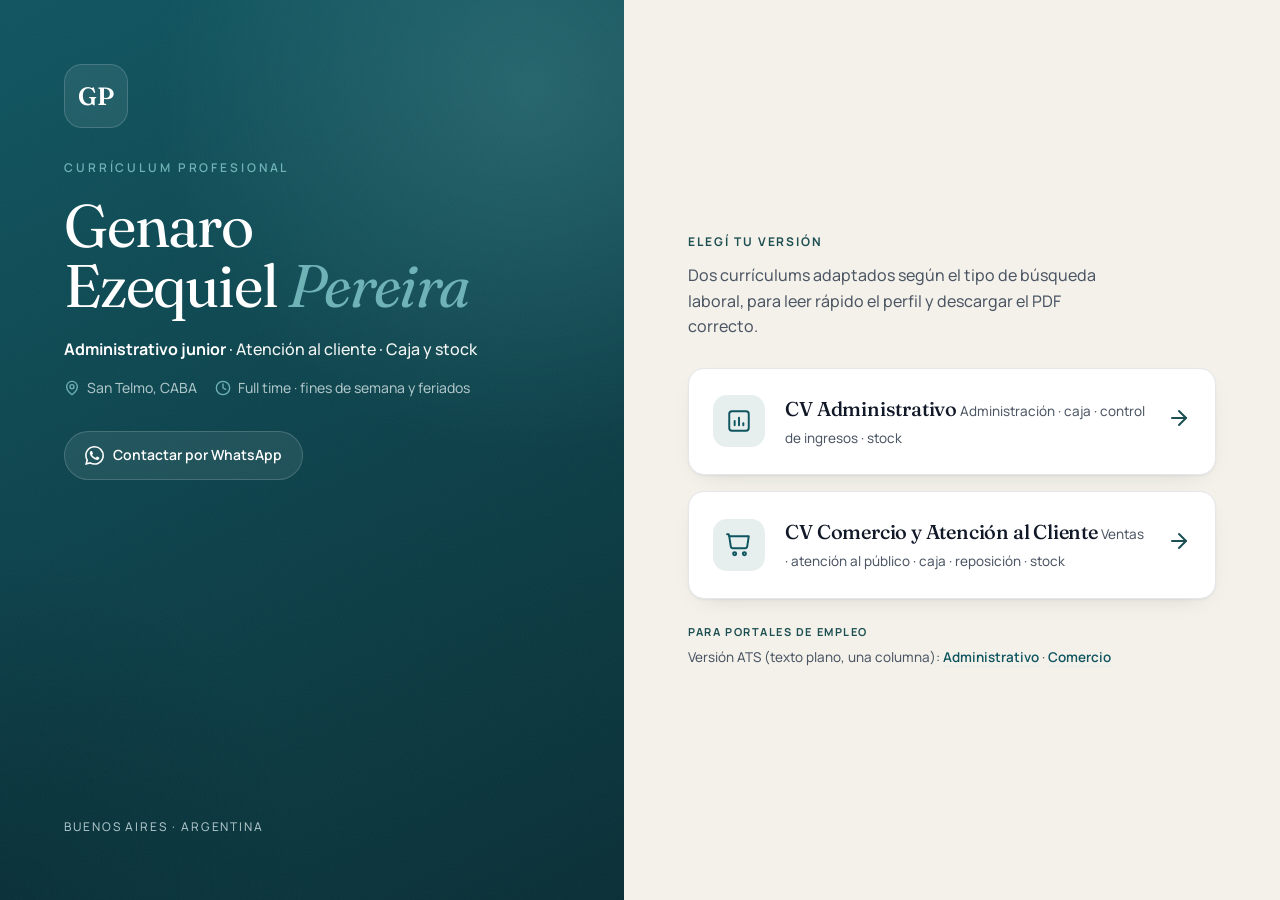
<file: index.html>
<!DOCTYPE html>
<html lang="es">
<head>
  <meta charset="UTF-8" />
  <meta name="viewport" content="width=device-width, initial-scale=1.0" />
  <title>Genaro Ezequiel Pereira — CV profesional</title>
  <meta name="description" content="Currículum profesional de Genaro Ezequiel Pereira. Dos versiones: administrativo y comercio / atención al cliente. San Telmo, CABA." />
  <meta name="theme-color" content="#0F4C5C" />
  <link rel="icon" href="favicon.svg" type="image/svg+xml" />

  <link rel="preconnect" href="https://fonts.googleapis.com" />
  <link rel="preconnect" href="https://fonts.gstatic.com" crossorigin />
  <link href="https://fonts.googleapis.com/css2?family=Fraunces:ital,opsz,wght@0,9..144,400;0,9..144,500;0,9..144,600;1,9..144,400;1,9..144,500&family=Manrope:wght@400;450;500;600;700&display=swap" rel="stylesheet" />

  <link rel="stylesheet" href="styles.css" />
</head>
<body>
  <main class="hero">
    <!-- Panel de marca -->
    <section class="hero__brand">
      <div class="monogram" aria-hidden="true">GP</div>
      <p class="hero__kicker">Currículum profesional</p>
      <h1 class="hero__name">Genaro Ezequiel <em>Pereira</em></h1>
      <p class="hero__role"><b>Administrativo junior</b> · Atención al cliente · Caja y stock</p>
      <div class="hero__meta">
        <span><svg aria-hidden="true" viewBox="0 0 24 24" fill="none" stroke="currentColor" stroke-width="2" stroke-linecap="round" stroke-linejoin="round"><path d="M20 10c0 6-8 12-8 12s-8-6-8-12a8 8 0 0 1 16 0Z"/><circle cx="12" cy="10" r="3"/></svg>San Telmo, CABA</span>
        <span><svg aria-hidden="true" viewBox="0 0 24 24" fill="none" stroke="currentColor" stroke-width="2" stroke-linecap="round" stroke-linejoin="round"><circle cx="12" cy="12" r="10"/><path d="M12 6v6l4 2"/></svg>Full time · fines de semana y feriados</span>
      </div>
      <a class="hero__wa" href="https://wa.me/5493447644770?text=Hola%20Genaro%2C%20vi%20tu%20CV%20y%20quiero%20contactarte" target="_blank" rel="noopener">
        <svg aria-hidden="true" viewBox="0 0 24 24" fill="currentColor"><path d="M17.472 14.382c-.297-.149-1.758-.867-2.03-.967-.273-.099-.471-.148-.67.15-.197.297-.767.966-.94 1.164-.173.199-.347.223-.644.075-.297-.15-1.255-.463-2.39-1.475-.883-.788-1.48-1.761-1.653-2.059-.173-.297-.018-.458.13-.606.134-.133.298-.347.446-.52.149-.174.198-.298.298-.497.099-.198.05-.371-.025-.52-.075-.149-.669-1.612-.916-2.207-.242-.579-.487-.5-.669-.51-.173-.008-.371-.01-.57-.01-.198 0-.52.074-.792.372-.272.297-1.04 1.016-1.04 2.479 0 1.462 1.065 2.875 1.213 3.074.149.198 2.096 3.2 5.077 4.487.709.306 1.262.489 1.694.625.712.227 1.36.195 1.872.118.571-.085 1.758-.719 2.006-1.413.248-.694.248-1.289.173-1.413-.074-.124-.272-.198-.57-.347m-5.421 7.403h-.004a9.87 9.87 0 01-5.031-1.378l-.361-.214-3.741.982.998-3.648-.235-.374a9.86 9.86 0 01-1.51-5.26c.001-5.45 4.436-9.884 9.888-9.884 2.64 0 5.122 1.03 6.988 2.898a9.825 9.825 0 012.893 6.994c-.003 5.45-4.437 9.884-9.885 9.884m8.413-18.297A11.815 11.815 0 0012.05 0C5.495 0 .16 5.335.157 11.892c0 2.096.547 4.142 1.588 5.945L.057 24l6.305-1.654a11.882 11.882 0 005.683 1.448h.005c6.554 0 11.89-5.335 11.893-11.893a11.821 11.821 0 00-3.48-8.413Z"/></svg>
        Contactar por WhatsApp
      </a>
      <p class="hero__foot">Buenos Aires · Argentina</p>
    </section>

    <!-- Panel de elección -->
    <section class="hero__pick">
      <p class="pick__kicker">Elegí tu versión</p>
      <p class="pick__lead">Dos currículums adaptados según el tipo de búsqueda laboral, para leer rápido el perfil y descargar el PDF correcto.</p>

      <div class="pick__list">
        <a class="choice" href="admin.html">
          <span class="choice__icon" aria-hidden="true">
            <svg viewBox="0 0 24 24" fill="none" stroke="currentColor" stroke-width="1.8" stroke-linecap="round" stroke-linejoin="round"><rect x="3" y="3" width="18" height="18" rx="2.5"/><path d="M8 16v-4"/><path d="M12 16v-7"/><path d="M16 16v-2"/></svg>
          </span>
          <span class="choice__body">
            <span class="choice__title">CV Administrativo</span>
            <span class="choice__sub">Administración · caja · control de ingresos · stock</span>
          </span>
          <span class="choice__arrow" aria-hidden="true">
            <svg width="24" height="24" viewBox="0 0 24 24" fill="none" stroke="currentColor" stroke-width="2" stroke-linecap="round" stroke-linejoin="round"><path d="M5 12h14"/><path d="m12 5 7 7-7 7"/></svg>
          </span>
        </a>

        <a class="choice" href="comercio.html">
          <span class="choice__icon" aria-hidden="true">
            <svg viewBox="0 0 24 24" fill="none" stroke="currentColor" stroke-width="1.8" stroke-linecap="round" stroke-linejoin="round"><path d="M3 4h18l-1.4 9.3a2 2 0 0 1-2 1.7H6.4a2 2 0 0 1-2-1.7L3 4Z"/><path d="M3 4 2.5 2H1"/><circle cx="8" cy="20" r="1.4"/><circle cx="17" cy="20" r="1.4"/></svg>
          </span>
          <span class="choice__body">
            <span class="choice__title">CV Comercio y Atención al Cliente</span>
            <span class="choice__sub">Ventas · atención al público · caja · reposición · stock</span>
          </span>
          <span class="choice__arrow" aria-hidden="true">
            <svg width="24" height="24" viewBox="0 0 24 24" fill="none" stroke="currentColor" stroke-width="2" stroke-linecap="round" stroke-linejoin="round"><path d="M5 12h14"/><path d="m12 5 7 7-7 7"/></svg>
          </span>
        </a>
      </div>

      <p class="pick__ats">
        <span class="pick__ats-label">Para portales de empleo</span>
        Versión ATS (texto plano, una columna):
        <a href="admin-ats.html">Administrativo</a> · <a href="comercio-ats.html">Comercio</a>
      </p>
    </section>
  </main>
</body>
</html>
</file>
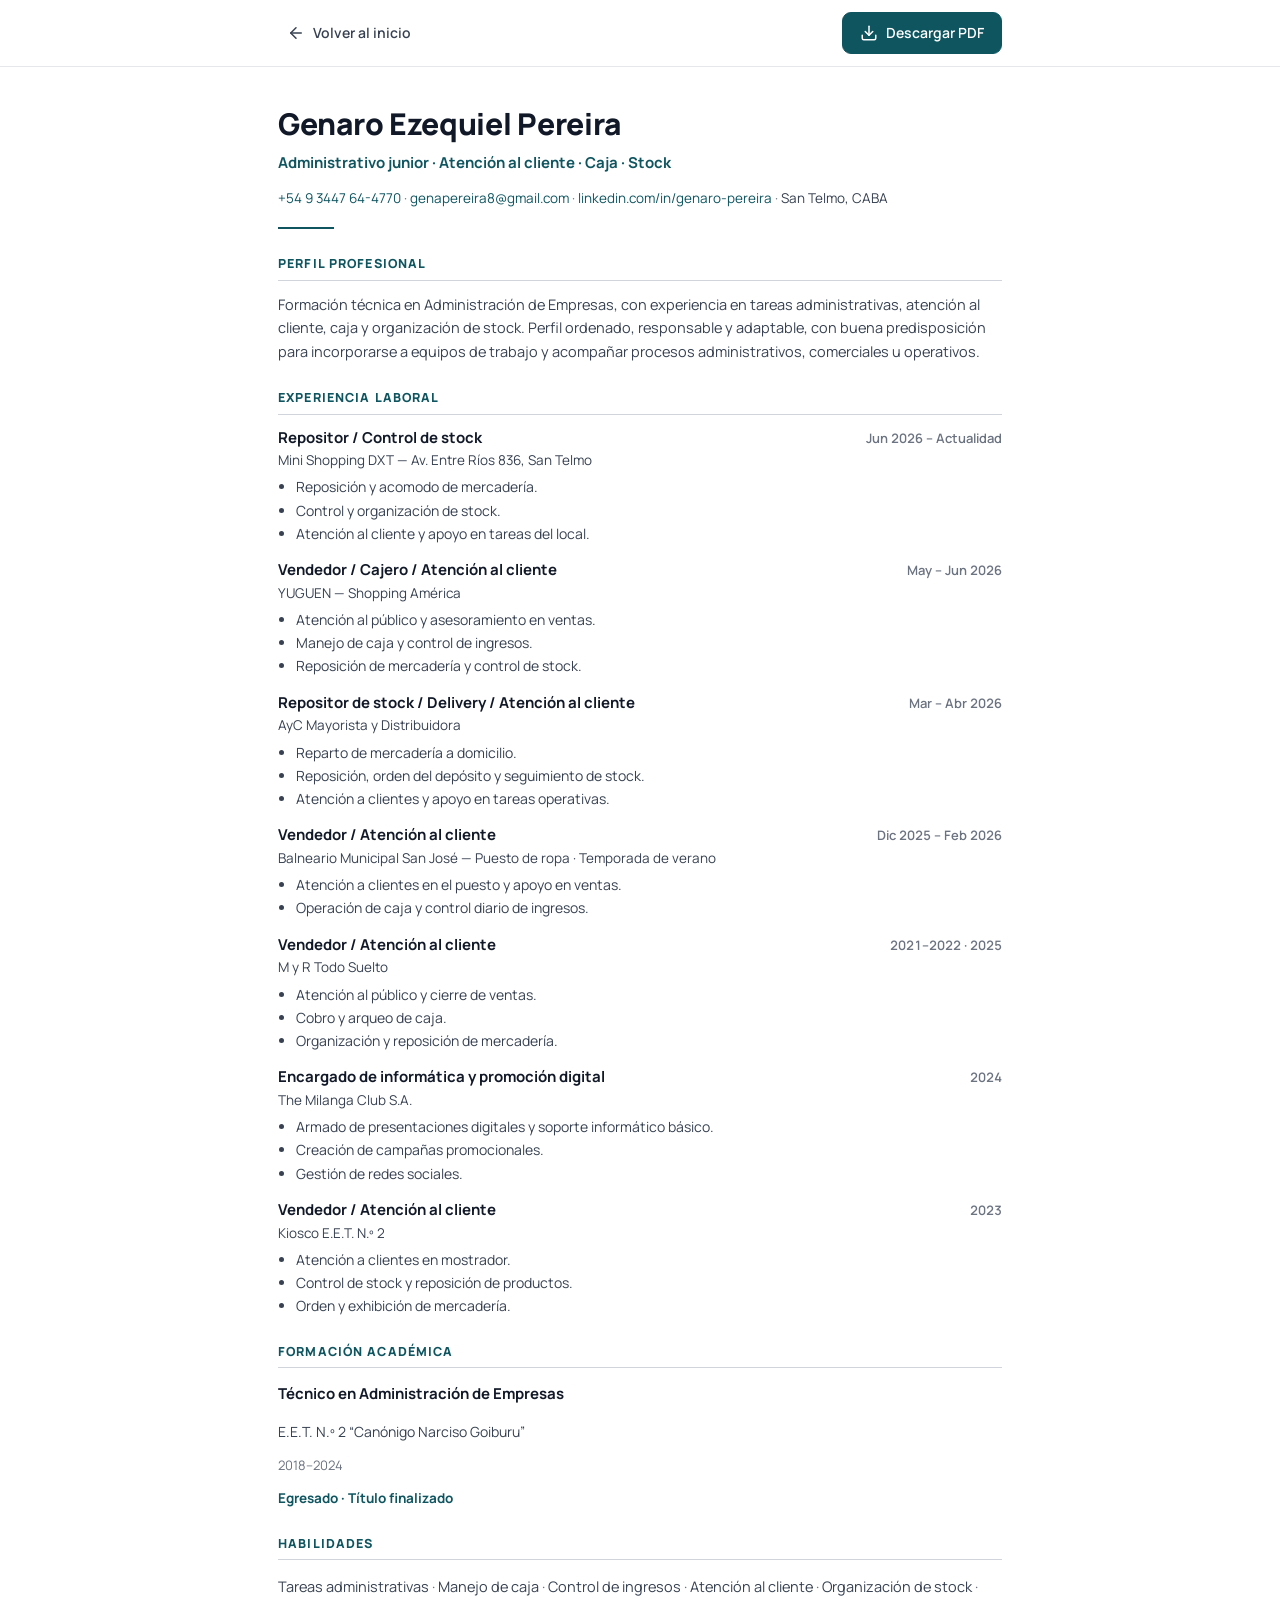
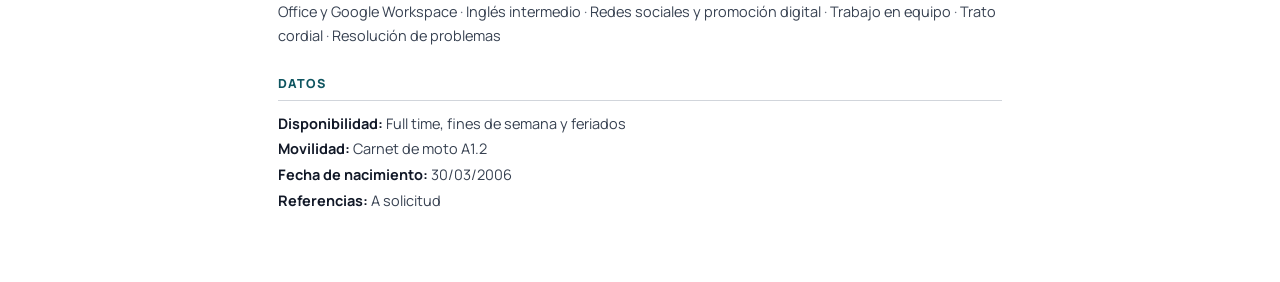
<file: admin-ats.html>
<!DOCTYPE html>
<html lang="es">
<head>
  <meta charset="UTF-8" />
  <meta name="viewport" content="width=device-width, initial-scale=1.0" />
  <title>CV Administrativo (ATS) — Genaro Ezequiel Pereira</title>
  <meta name="description" content="Versión ATS del CV Administrativo de Genaro Ezequiel Pereira: una columna, texto plano para portales de empleo. Atención al cliente, caja, control de ingresos, stock y tareas administrativas." />
  <meta name="theme-color" content="#FFFFFF" />
  <link rel="icon" href="favicon.svg" type="image/svg+xml" />
  <link rel="preconnect" href="https://fonts.googleapis.com" />
  <link rel="preconnect" href="https://fonts.gstatic.com" crossorigin />
  <link href="https://fonts.googleapis.com/css2?family=Manrope:wght@400;500;600;700;800&display=swap" rel="stylesheet" />
  <link rel="stylesheet" href="ats.css" />
</head>
<body>
  <a class="skip-link" href="#contenido">Saltar al contenido</a>

  <header class="ats-topbar">
    <div class="ats-topbar__in">
      <a class="ats-btn ats-btn--ghost" href="index.html">
        <svg aria-hidden="true" viewBox="0 0 24 24" fill="none" stroke="currentColor" stroke-width="2" stroke-linecap="round" stroke-linejoin="round"><path d="m12 19-7-7 7-7"/><path d="M19 12H5"/></svg>
        Volver al inicio
      </a>
      <a class="ats-btn ats-btn--accent" href="cv-genaro-pereira-administrativo-ats.pdf" download>
        <svg aria-hidden="true" viewBox="0 0 24 24" fill="none" stroke="currentColor" stroke-width="2" stroke-linecap="round" stroke-linejoin="round"><path d="M21 15v4a2 2 0 0 1-2 2H5a2 2 0 0 1-2-2v-4"/><path d="M7 10l5 5 5-5"/><path d="M12 15V3"/></svg>
        Descargar PDF
      </a>
    </div>
  </header>

  <main class="ats" id="contenido" tabindex="-1">
    <h1 class="ats-name">Genaro Ezequiel Pereira</h1>
    <p class="ats-role">Administrativo junior · Atención al cliente · Caja · Stock</p>
    <p class="ats-contact">
      <span><a href="tel:+5493447644770">+54 9 3447 64-4770</a></span>
      <span><a href="mailto:genapereira8@gmail.com">genapereira8@gmail.com</a></span>
      <span><a href="https://www.linkedin.com/in/genaro-pereira-988420367" target="_blank" rel="noopener">linkedin.com/in/genaro-pereira</a></span>
      <span>San Telmo, CABA</span>
    </p>
    <hr class="ats-rule" />

    <section class="ats-section">
      <h2>Perfil profesional</h2>
      <p class="ats-p">
        Formación técnica en Administración de Empresas, con experiencia en tareas administrativas,
        atención al cliente, caja y organización de stock. Perfil ordenado, responsable y adaptable,
        con buena predisposición para incorporarse a equipos de trabajo y acompañar procesos
        administrativos, comerciales u operativos.
      </p>
    </section>

    <section class="ats-section">
      <h2>Experiencia laboral</h2>

      <div class="ats-job">
        <div class="ats-job__h"><span class="ats-job__role">Repositor / Control de stock</span><span class="ats-job__date">Jun 2026 – Actualidad</span></div>
        <p class="ats-job__org">Mini Shopping DXT — Av. Entre Ríos 836, San Telmo</p>
        <ul>
          <li>Reposición y acomodo de mercadería.</li>
          <li>Control y organización de stock.</li>
          <li>Atención al cliente y apoyo en tareas del local.</li>
        </ul>
      </div>

      <div class="ats-job">
        <div class="ats-job__h"><span class="ats-job__role">Vendedor / Cajero / Atención al cliente</span><span class="ats-job__date">May – Jun 2026</span></div>
        <p class="ats-job__org">YUGUEN — Shopping América</p>
        <ul>
          <li>Atención al público y asesoramiento en ventas.</li>
          <li>Manejo de caja y control de ingresos.</li>
          <li>Reposición de mercadería y control de stock.</li>
        </ul>
      </div>

      <div class="ats-job">
        <div class="ats-job__h"><span class="ats-job__role">Repositor de stock / Delivery / Atención al cliente</span><span class="ats-job__date">Mar – Abr 2026</span></div>
        <p class="ats-job__org">AyC Mayorista y Distribuidora</p>
        <ul>
          <li>Reparto de mercadería a domicilio.</li>
          <li>Reposición, orden del depósito y seguimiento de stock.</li>
          <li>Atención a clientes y apoyo en tareas operativas.</li>
        </ul>
      </div>

      <div class="ats-job">
        <div class="ats-job__h"><span class="ats-job__role">Vendedor / Atención al cliente</span><span class="ats-job__date">Dic 2025 – Feb 2026</span></div>
        <p class="ats-job__org">Balneario Municipal San José — Puesto de ropa · Temporada de verano</p>
        <ul>
          <li>Atención a clientes en el puesto y apoyo en ventas.</li>
          <li>Operación de caja y control diario de ingresos.</li>
        </ul>
      </div>

      <div class="ats-job">
        <div class="ats-job__h"><span class="ats-job__role">Vendedor / Atención al cliente</span><span class="ats-job__date">2021–2022 · 2025</span></div>
        <p class="ats-job__org">M y R Todo Suelto</p>
        <ul>
          <li>Atención al público y cierre de ventas.</li>
          <li>Cobro y arqueo de caja.</li>
          <li>Organización y reposición de mercadería.</li>
        </ul>
      </div>

      <div class="ats-job">
        <div class="ats-job__h"><span class="ats-job__role">Encargado de informática y promoción digital</span><span class="ats-job__date">2024</span></div>
        <p class="ats-job__org">The Milanga Club S.A.</p>
        <ul>
          <li>Armado de presentaciones digitales y soporte informático básico.</li>
          <li>Creación de campañas promocionales.</li>
          <li>Gestión de redes sociales.</li>
        </ul>
      </div>

      <div class="ats-job">
        <div class="ats-job__h"><span class="ats-job__role">Vendedor / Atención al cliente</span><span class="ats-job__date">2023</span></div>
        <p class="ats-job__org">Kiosco E.E.T. N.º 2</p>
        <ul>
          <li>Atención a clientes en mostrador.</li>
          <li>Control de stock y reposición de productos.</li>
          <li>Orden y exhibición de mercadería.</li>
        </ul>
      </div>
    </section>

    <section class="ats-section">
      <h2>Formación académica</h2>
      <p class="ats-edu__title">Técnico en Administración de Empresas</p>
      <p class="ats-edu__org">E.E.T. N.º 2 “Canónigo Narciso Goiburu”</p>
      <p class="ats-edu__date">2018–2024</p>
      <p class="ats-edu__status">Egresado · Título finalizado</p>
    </section>

    <section class="ats-section">
      <h2>Habilidades</h2>
      <p class="ats-list">
        <span>Tareas administrativas</span><span>Manejo de caja</span><span>Control de ingresos</span><span>Atención al cliente</span><span>Organización de stock</span><span>Office y Google Workspace</span><span>Inglés intermedio</span><span>Redes sociales y promoción digital</span><span>Trabajo en equipo</span><span>Trato cordial</span><span>Resolución de problemas</span>
      </p>
    </section>

    <section class="ats-section">
      <h2>Datos</h2>
      <div class="ats-data">
        <span><b>Disponibilidad:</b> Full time, fines de semana y feriados</span>
        <span><b>Movilidad:</b> Carnet de moto A1.2</span>
        <span><b>Fecha de nacimiento:</b> 30/03/2006</span>
        <span><b>Referencias:</b> A solicitud</span>
      </div>
    </section>
  </main>
</body>
</html>
</file>
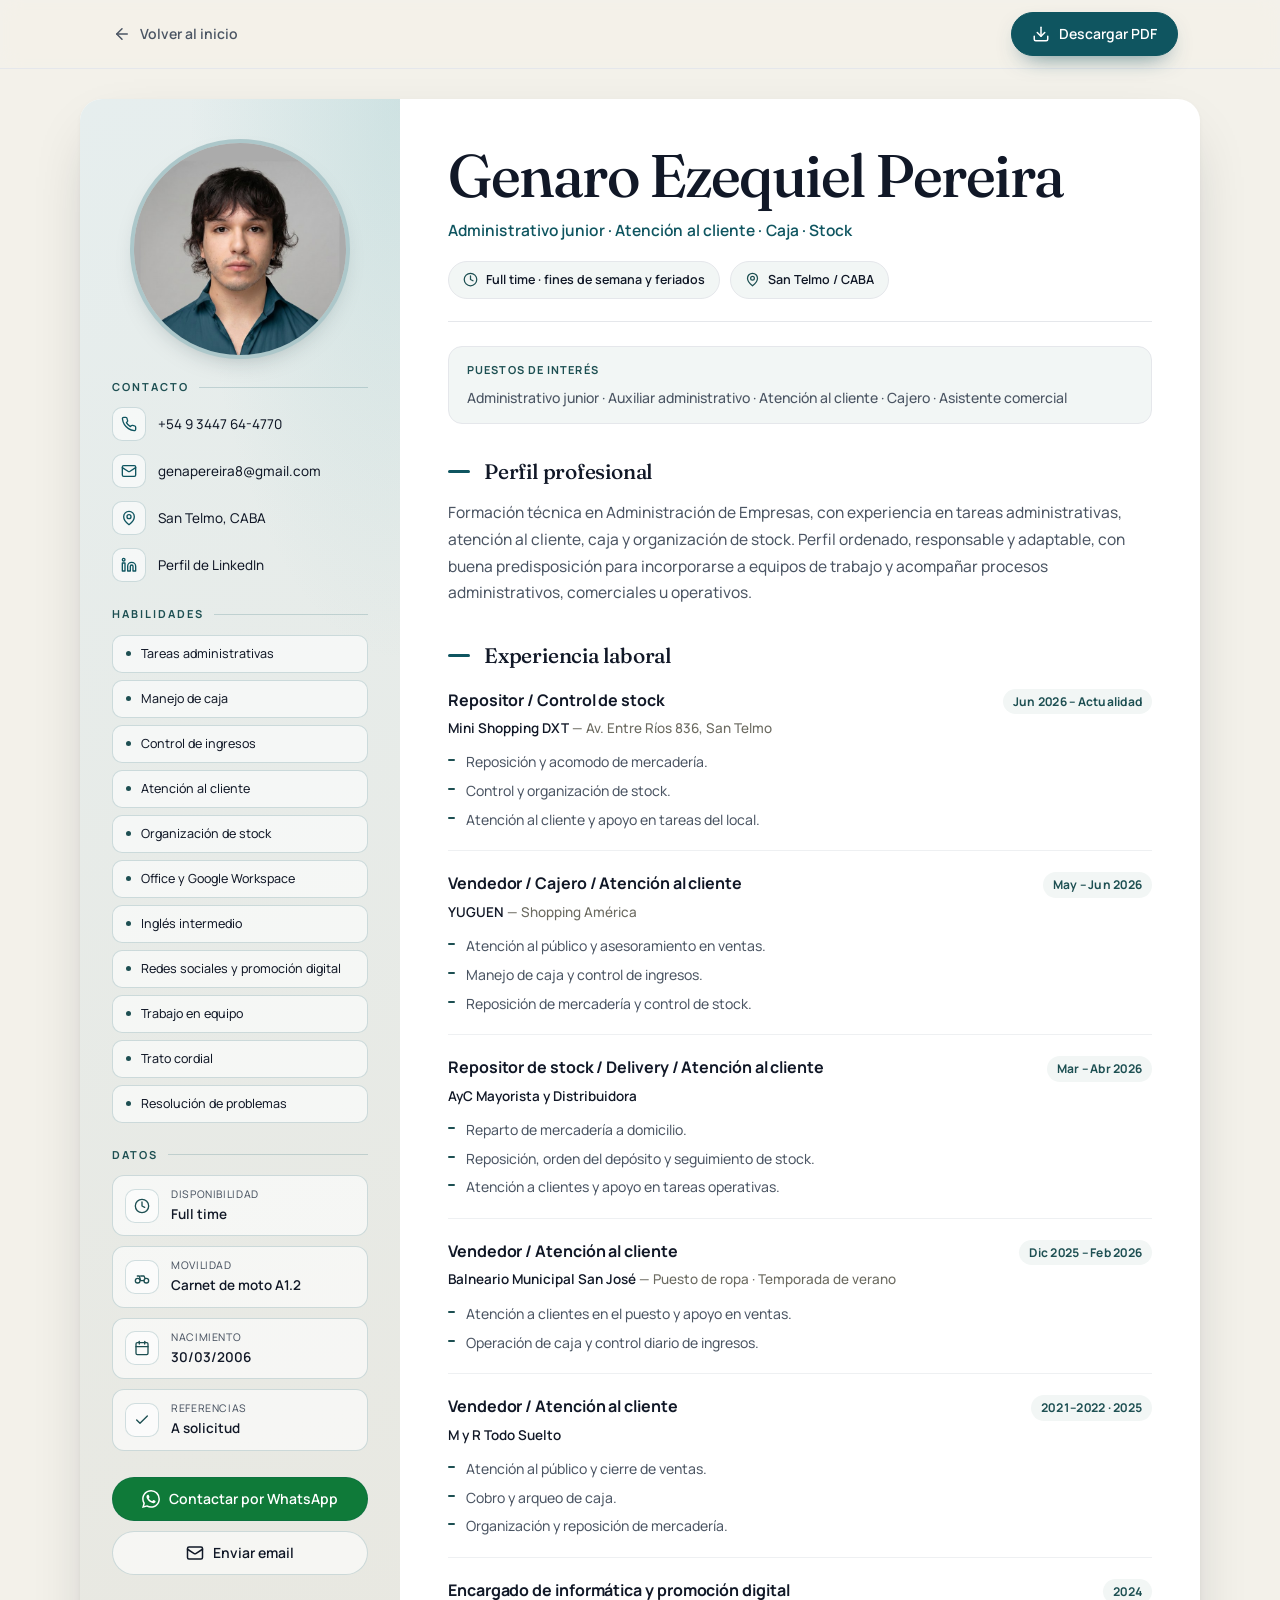
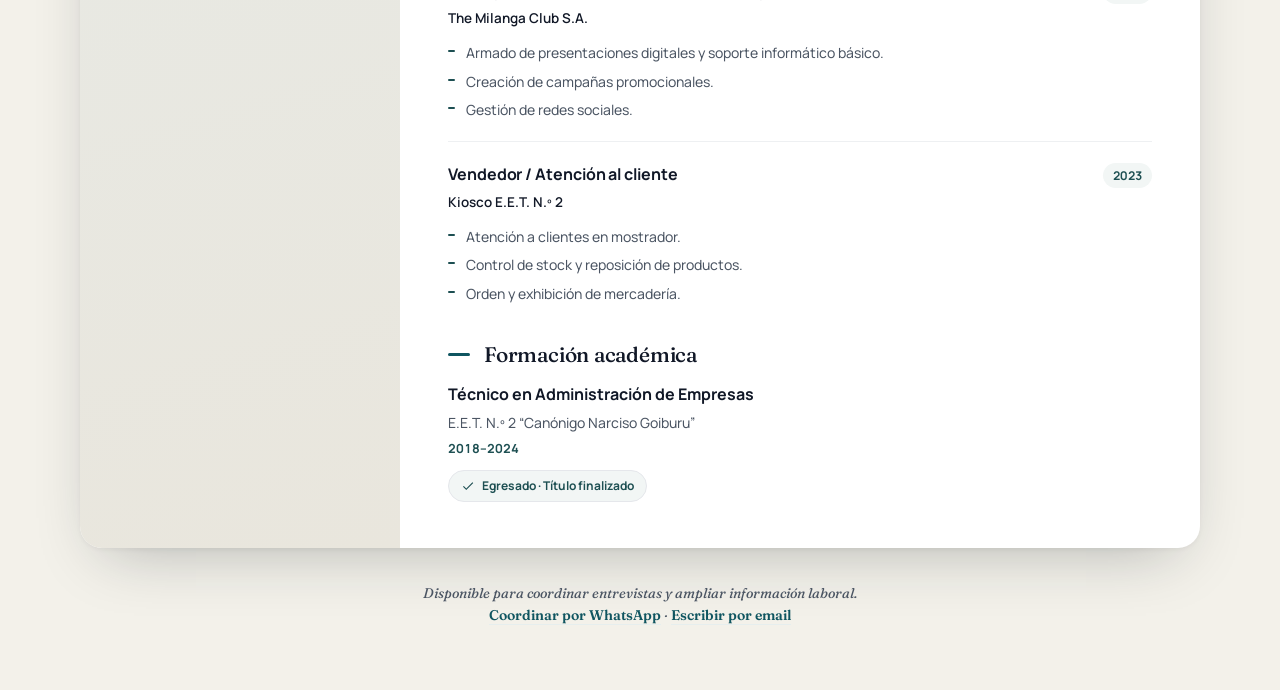
<file: admin.html>
<!DOCTYPE html>
<html lang="es">
<head>
  <meta charset="UTF-8" />
  <meta name="viewport" content="width=device-width, initial-scale=1.0" />
  <title>CV Administrativo — Genaro Ezequiel Pereira</title>
  <meta name="description" content="CV Administrativo de Genaro Ezequiel Pereira: perfil administrativo junior con experiencia en atención al cliente, caja, control de ingresos, stock y tareas administrativas." />
  <meta name="theme-color" content="#F3F1EA" />
  <link rel="icon" href="favicon.svg" type="image/svg+xml" />
  <link rel="preconnect" href="https://fonts.googleapis.com" />
  <link rel="preconnect" href="https://fonts.gstatic.com" crossorigin />
  <link href="https://fonts.googleapis.com/css2?family=Fraunces:ital,opsz,wght@0,9..144,400;0,9..144,500;0,9..144,600;1,9..144,400;1,9..144,500&family=Manrope:wght@400;450;500;600;700&display=swap" rel="stylesheet" />
  <link rel="stylesheet" href="styles.css" />
</head>
<body>
  <a class="skip-link" href="#contenido">Saltar al contenido</a>

  <header class="topbar no-print">
    <div class="topbar__inner">
      <a class="btn btn--ghost" href="index.html">
        <svg aria-hidden="true" viewBox="0 0 24 24" fill="none" stroke="currentColor" stroke-width="2" stroke-linecap="round" stroke-linejoin="round"><path d="m12 19-7-7 7-7"/><path d="M19 12H5"/></svg>
        Volver al inicio
      </a>
      <a class="btn btn--accent" href="cv-genaro-pereira-administrativo.pdf" download>
        <svg aria-hidden="true" viewBox="0 0 24 24" fill="none" stroke="currentColor" stroke-width="2" stroke-linecap="round" stroke-linejoin="round"><path d="M21 15v4a2 2 0 0 1-2 2H5a2 2 0 0 1-2-2v-4"/><path d="M7 10l5 5 5-5"/><path d="M12 15V3"/></svg>
        Descargar PDF
      </a>
    </div>
  </header>

  <main class="cv container" id="contenido" tabindex="-1">
    <article class="sheet">
      <!-- ===== Barra lateral ===== -->
      <aside class="sheet__side">
        <img class="side__photo" src="genaro-pereira-cv.jpg" alt="Foto de Genaro Ezequiel Pereira" width="220" height="220" fetchpriority="high" />

        <div class="side__block">
          <h2 class="side__title">Contacto</h2>
          <ul class="side__contact">
            <li><span class="ci" aria-hidden="true"><svg viewBox="0 0 24 24" fill="none" stroke="currentColor" stroke-width="2" stroke-linecap="round" stroke-linejoin="round"><path d="M22 16.92v3a2 2 0 0 1-2.18 2 19.79 19.79 0 0 1-8.63-3.07 19.5 19.5 0 0 1-6-6 19.79 19.79 0 0 1-3.07-8.67A2 2 0 0 1 4.11 2h3a2 2 0 0 1 2 1.72c.13.96.36 1.9.7 2.81a2 2 0 0 1-.45 2.11L8.09 9.91a16 16 0 0 0 6 6l1.27-1.27a2 2 0 0 1 2.11-.45c.91.34 1.85.57 2.81.7A2 2 0 0 1 22 16.92Z"/></svg></span><a href="tel:+5493447644770">+54&nbsp;9&nbsp;3447&nbsp;64-4770</a></li>
            <li><span class="ci" aria-hidden="true"><svg viewBox="0 0 24 24" fill="none" stroke="currentColor" stroke-width="2" stroke-linecap="round" stroke-linejoin="round"><rect x="2" y="4" width="20" height="16" rx="2"/><path d="m22 7-8.97 5.7a1.94 1.94 0 0 1-2.06 0L2 7"/></svg></span><a href="mailto:genapereira8@gmail.com">genapereira8@gmail.com</a></li>
            <li><span class="ci" aria-hidden="true"><svg viewBox="0 0 24 24" fill="none" stroke="currentColor" stroke-width="2" stroke-linecap="round" stroke-linejoin="round"><path d="M20 10c0 6-8 12-8 12s-8-6-8-12a8 8 0 0 1 16 0Z"/><circle cx="12" cy="10" r="3"/></svg></span><span>San Telmo, CABA</span></li>
            <li><span class="ci" aria-hidden="true"><svg viewBox="0 0 24 24" fill="none" stroke="currentColor" stroke-width="2" stroke-linecap="round" stroke-linejoin="round"><path d="M16 8a6 6 0 0 1 6 6v7h-4v-7a2 2 0 0 0-4 0v7h-4v-7a6 6 0 0 1 6-6z"/><rect x="2" y="9" width="4" height="12"/><circle cx="4" cy="4" r="2"/></svg></span><a href="https://www.linkedin.com/in/genaro-pereira-988420367" target="_blank" rel="noopener">Perfil de LinkedIn</a></li>
          </ul>
        </div>

        <div class="side__block">
          <h2 class="side__title">Habilidades</h2>
          <ul class="side__skills">
            <li>Tareas administrativas</li>
            <li>Manejo de caja</li>
            <li>Control de ingresos</li>
            <li>Atención al cliente</li>
            <li>Organización de stock</li>
            <li>Office y Google Workspace</li>
            <li>Inglés intermedio</li>
            <li>Redes sociales y promoción digital</li>
            <li>Trabajo en equipo</li>
            <li>Trato cordial</li>
            <li>Resolución de problemas</li>
          </ul>
        </div>

        <div class="side__block">
          <h2 class="side__title">Datos</h2>
          <div class="side__facts">
            <div class="side__fact"><span class="ci" aria-hidden="true"><svg viewBox="0 0 24 24" fill="none" stroke="currentColor" stroke-width="2" stroke-linecap="round" stroke-linejoin="round"><circle cx="12" cy="12" r="10"/><path d="M12 6v6l4 2"/></svg></span><div><div class="lbl">Disponibilidad</div><div class="val">Full time</div></div></div>
            <div class="side__fact"><span class="ci" aria-hidden="true"><svg viewBox="0 0 24 24" fill="none" stroke="currentColor" stroke-width="2" stroke-linecap="round" stroke-linejoin="round"><circle cx="5.5" cy="17.5" r="3.5"/><circle cx="18.5" cy="17.5" r="3.5"/><path d="M15 17.5h-5l-2-7H5"/><path d="m10 10.5 5 0 1.5 3.5"/></svg></span><div><div class="lbl">Movilidad</div><div class="val">Carnet de moto A1.2</div></div></div>
            <div class="side__fact"><span class="ci" aria-hidden="true"><svg viewBox="0 0 24 24" fill="none" stroke="currentColor" stroke-width="2" stroke-linecap="round" stroke-linejoin="round"><rect x="3" y="4" width="18" height="18" rx="2"/><path d="M8 2v4"/><path d="M16 2v4"/><path d="M3 10h18"/></svg></span><div><div class="lbl">Nacimiento</div><div class="val">30/03/2006</div></div></div>
            <div class="side__fact"><span class="ci" aria-hidden="true"><svg viewBox="0 0 24 24" fill="none" stroke="currentColor" stroke-width="2" stroke-linecap="round" stroke-linejoin="round"><path d="M20 6 9 17l-5-5"/></svg></span><div><div class="lbl">Referencias</div><div class="val">A solicitud</div></div></div>
          </div>
        </div>

        <div class="side__actions">
          <a class="btn btn--wa btn--block" href="https://wa.me/5493447644770?text=Hola%20Genaro%2C%20vi%20tu%20CV%20administrativo%20y%20quiero%20contactarte" target="_blank" rel="noopener">
            <svg aria-hidden="true" viewBox="0 0 24 24" fill="currentColor"><path d="M17.472 14.382c-.297-.149-1.758-.867-2.03-.967-.273-.099-.471-.148-.67.15-.197.297-.767.966-.94 1.164-.173.199-.347.223-.644.075-.297-.15-1.255-.463-2.39-1.475-.883-.788-1.48-1.761-1.653-2.059-.173-.297-.018-.458.13-.606.134-.133.298-.347.446-.52.149-.174.198-.298.298-.497.099-.198.05-.371-.025-.52-.075-.149-.669-1.612-.916-2.207-.242-.579-.487-.5-.669-.51-.173-.008-.371-.01-.57-.01-.198 0-.52.074-.792.372-.272.297-1.04 1.016-1.04 2.479 0 1.462 1.065 2.875 1.213 3.074.149.198 2.096 3.2 5.077 4.487.709.306 1.262.489 1.694.625.712.227 1.36.195 1.872.118.571-.085 1.758-.719 2.006-1.413.248-.694.248-1.289.173-1.413-.074-.124-.272-.198-.57-.347m-5.421 7.403h-.004a9.87 9.87 0 01-5.031-1.378l-.361-.214-3.741.982.998-3.648-.235-.374a9.86 9.86 0 01-1.51-5.26c.001-5.45 4.436-9.884 9.888-9.884 2.64 0 5.122 1.03 6.988 2.898a9.825 9.825 0 012.893 6.994c-.003 5.45-4.437 9.884-9.885 9.884m8.413-18.297A11.815 11.815 0 0012.05 0C5.495 0 .16 5.335.157 11.892c0 2.096.547 4.142 1.588 5.945L.057 24l6.305-1.654a11.882 11.882 0 005.683 1.448h.005c6.554 0 11.89-5.335 11.893-11.893a11.821 11.821 0 00-3.48-8.413Z"/></svg>
            Contactar por WhatsApp
          </a>
          <a class="btn btn--ghost-light btn--block" href="mailto:genapereira8@gmail.com?subject=Contacto%20por%20CV%20administrativo">
            <svg aria-hidden="true" viewBox="0 0 24 24" fill="none" stroke="currentColor" stroke-width="2" stroke-linecap="round" stroke-linejoin="round"><rect x="2" y="4" width="20" height="16" rx="2"/><path d="m22 7-8.97 5.7a1.94 1.94 0 0 1-2.06 0L2 7"/></svg>
            Enviar email
          </a>
        </div>
      </aside>

      <!-- ===== Columna principal ===== -->
      <div class="sheet__main">
        <header class="cv-head">
          <h1 class="cv-head__name">Genaro Ezequiel Pereira</h1>
          <p class="cv-head__role">Administrativo junior · Atención al cliente · Caja · Stock</p>
          <div class="head-chips">
            <span class="head-chip"><svg aria-hidden="true" viewBox="0 0 24 24" fill="none" stroke="currentColor" stroke-width="2" stroke-linecap="round" stroke-linejoin="round"><circle cx="12" cy="12" r="10"/><path d="M12 6v6l4 2"/></svg>Full time · fines de semana y feriados</span>
            <span class="head-chip"><svg aria-hidden="true" viewBox="0 0 24 24" fill="none" stroke="currentColor" stroke-width="2" stroke-linecap="round" stroke-linejoin="round"><path d="M20 10c0 6-8 12-8 12s-8-6-8-12a8 8 0 0 1 16 0Z"/><circle cx="12" cy="10" r="3"/></svg>San Telmo / CABA</span>
            </div>
        </header>

        <div class="aims">
          <span class="aims__label">Puestos de interés</span>
          <span class="aims__list">Administrativo junior · Auxiliar administrativo · Atención al cliente · Cajero · Asistente comercial</span>
        </div>

        <section class="block">
          <h2 class="block__title">Perfil profesional</h2>
          <p class="lead">
            Formación técnica en Administración de Empresas, con experiencia en tareas administrativas,
            atención al cliente, caja y organización de stock. Perfil ordenado, responsable y adaptable,
            con buena predisposición para incorporarse a equipos de trabajo y acompañar procesos
            administrativos, comerciales u operativos.
          </p>
        </section>

        <section class="block">
          <h2 class="block__title">Experiencia laboral</h2>

          <div class="job">
            <div class="job__top"><span class="job__role">Repositor / Control de stock</span><span class="job__date">Jun 2026 – Actualidad</span></div>
            <p class="job__org"><b>Mini Shopping DXT</b> — Av. Entre Ríos 836, San Telmo</p>
            <ul class="job__tasks">
              <li>Reposición y acomodo de mercadería.</li>
              <li>Control y organización de stock.</li>
              <li>Atención al cliente y apoyo en tareas del local.</li>
            </ul>
          </div>

          <div class="job">
            <div class="job__top"><span class="job__role">Vendedor / Cajero / Atención al cliente</span><span class="job__date">May – Jun 2026</span></div>
            <p class="job__org"><b>YUGUEN</b> — Shopping América</p>
            <ul class="job__tasks">
              <li>Atención al público y asesoramiento en ventas.</li>
              <li>Manejo de caja y control de ingresos.</li>
              <li>Reposición de mercadería y control de stock.</li>
            </ul>
          </div>

          <div class="job">
            <div class="job__top"><span class="job__role">Repositor de stock / Delivery / Atención al cliente</span><span class="job__date">Mar – Abr 2026</span></div>
            <p class="job__org"><b>AyC Mayorista y Distribuidora</b></p>
            <ul class="job__tasks">
              <li>Reparto de mercadería a domicilio.</li>
              <li>Reposición, orden del depósito y seguimiento de stock.</li>
              <li>Atención a clientes y apoyo en tareas operativas.</li>
            </ul>
          </div>

          <div class="job">
            <div class="job__top"><span class="job__role">Vendedor / Atención al cliente</span><span class="job__date">Dic 2025 – Feb 2026</span></div>
            <p class="job__org"><b>Balneario Municipal San José</b> — Puesto de ropa · Temporada de verano</p>
            <ul class="job__tasks">
              <li>Atención a clientes en el puesto y apoyo en ventas.</li>
              <li>Operación de caja y control diario de ingresos.</li>
            </ul>
          </div>

          <div class="job">
            <div class="job__top"><span class="job__role">Vendedor / Atención al cliente</span><span class="job__date">2021–2022 · 2025</span></div>
            <p class="job__org"><b>M y R Todo Suelto</b></p>
            <ul class="job__tasks">
              <li>Atención al público y cierre de ventas.</li>
              <li>Cobro y arqueo de caja.</li>
              <li>Organización y reposición de mercadería.</li>
            </ul>
          </div>

          <div class="job">
            <div class="job__top"><span class="job__role">Encargado de informática y promoción digital</span><span class="job__date">2024</span></div>
            <p class="job__org"><b>The Milanga Club S.A.</b></p>
            <ul class="job__tasks">
              <li>Armado de presentaciones digitales y soporte informático básico.</li>
              <li>Creación de campañas promocionales.</li>
              <li>Gestión de redes sociales.</li>
            </ul>
          </div>

          <div class="job">
            <div class="job__top"><span class="job__role">Vendedor / Atención al cliente</span><span class="job__date">2023</span></div>
            <p class="job__org"><b>Kiosco E.E.T. N.º 2</b></p>
            <ul class="job__tasks">
              <li>Atención a clientes en mostrador.</li>
              <li>Control de stock y reposición de productos.</li>
              <li>Orden y exhibición de mercadería.</li>
            </ul>
          </div>
        </section>

        <section class="block">
          <h2 class="block__title">Formación académica</h2>
          <p class="edu__title">Técnico en Administración de Empresas</p>
          <p class="edu__org">E.E.T. N.º 2 “Canónigo Narciso Goiburu”</p>
          <p class="edu__date">2018–2024</p>
          <p class="edu__status">Egresado · Título finalizado</p>
        </section>
      </div>
    </article>

    <p class="cv-foot no-print">
      Disponible para coordinar entrevistas y ampliar información laboral.
      <br>
      <a href="https://wa.me/5493447644770" target="_blank" rel="noopener">Coordinar por WhatsApp</a> ·
      <a href="mailto:genapereira8@gmail.com">Escribir por email</a>
    </p>
  </main>

  <script src="script.js"></script>
</body>
</html>
</file>
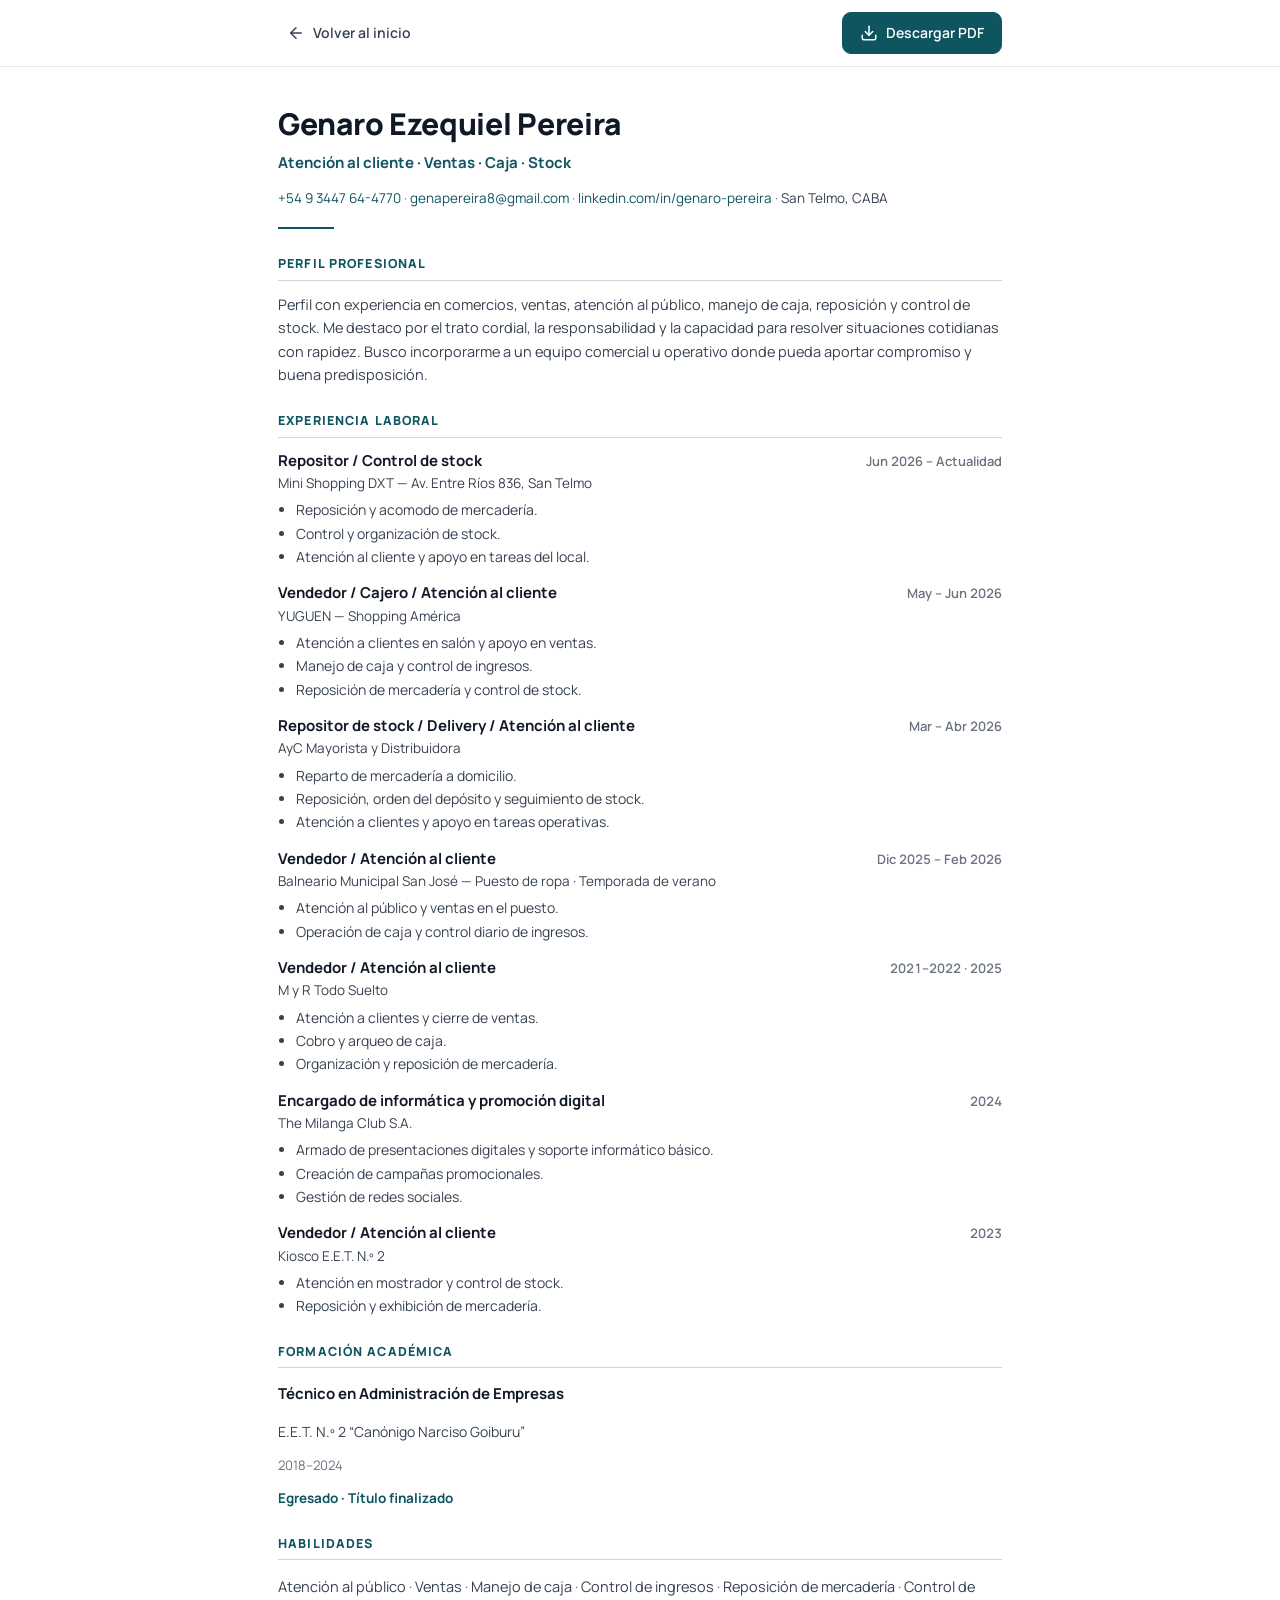
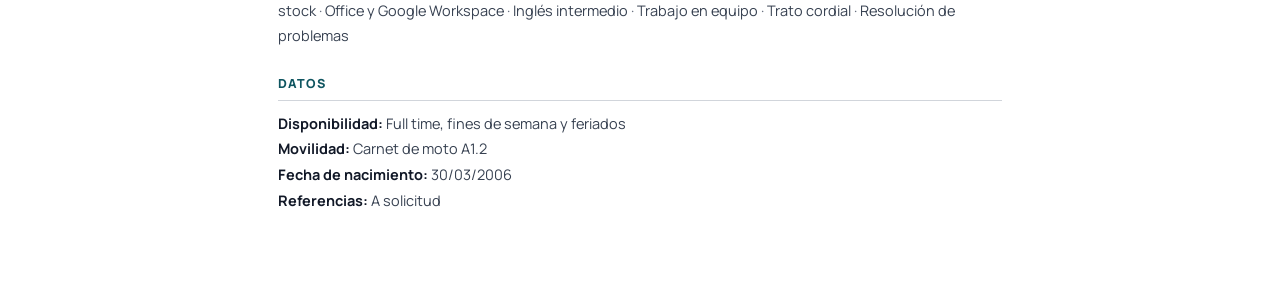
<file: comercio-ats.html>
<!DOCTYPE html>
<html lang="es">
<head>
  <meta charset="UTF-8" />
  <meta name="viewport" content="width=device-width, initial-scale=1.0" />
  <title>CV Comercio y Atención al Cliente (ATS) — Genaro Ezequiel Pereira</title>
  <meta name="description" content="Versión ATS del CV de Comercio y Atención al Cliente de Genaro Ezequiel Pereira: una columna, texto plano para portales de empleo. Ventas, caja, reposición y stock." />
  <meta name="theme-color" content="#FFFFFF" />
  <link rel="icon" href="favicon.svg" type="image/svg+xml" />
  <link rel="preconnect" href="https://fonts.googleapis.com" />
  <link rel="preconnect" href="https://fonts.gstatic.com" crossorigin />
  <link href="https://fonts.googleapis.com/css2?family=Manrope:wght@400;500;600;700;800&display=swap" rel="stylesheet" />
  <link rel="stylesheet" href="ats.css" />
</head>
<body>
  <a class="skip-link" href="#contenido">Saltar al contenido</a>

  <header class="ats-topbar">
    <div class="ats-topbar__in">
      <a class="ats-btn ats-btn--ghost" href="index.html">
        <svg aria-hidden="true" viewBox="0 0 24 24" fill="none" stroke="currentColor" stroke-width="2" stroke-linecap="round" stroke-linejoin="round"><path d="m12 19-7-7 7-7"/><path d="M19 12H5"/></svg>
        Volver al inicio
      </a>
      <a class="ats-btn ats-btn--accent" href="cv-genaro-pereira-comercio-atencion-cliente-ats.pdf" download>
        <svg aria-hidden="true" viewBox="0 0 24 24" fill="none" stroke="currentColor" stroke-width="2" stroke-linecap="round" stroke-linejoin="round"><path d="M21 15v4a2 2 0 0 1-2 2H5a2 2 0 0 1-2-2v-4"/><path d="M7 10l5 5 5-5"/><path d="M12 15V3"/></svg>
        Descargar PDF
      </a>
    </div>
  </header>

  <main class="ats" id="contenido" tabindex="-1">
    <h1 class="ats-name">Genaro Ezequiel Pereira</h1>
    <p class="ats-role">Atención al cliente · Ventas · Caja · Stock</p>
    <p class="ats-contact">
      <span><a href="tel:+5493447644770">+54 9 3447 64-4770</a></span>
      <span><a href="mailto:genapereira8@gmail.com">genapereira8@gmail.com</a></span>
      <span><a href="https://www.linkedin.com/in/genaro-pereira-988420367" target="_blank" rel="noopener">linkedin.com/in/genaro-pereira</a></span>
      <span>San Telmo, CABA</span>
    </p>
    <hr class="ats-rule" />

    <section class="ats-section">
      <h2>Perfil profesional</h2>
      <p class="ats-p">
        Perfil con experiencia en comercios, ventas, atención al público, manejo de caja,
        reposición y control de stock. Me destaco por el trato cordial, la responsabilidad y la
        capacidad para resolver situaciones cotidianas con rapidez. Busco incorporarme a un
        equipo comercial u operativo donde pueda aportar compromiso y buena predisposición.
      </p>
    </section>

    <section class="ats-section">
      <h2>Experiencia laboral</h2>

      <div class="ats-job">
        <div class="ats-job__h"><span class="ats-job__role">Repositor / Control de stock</span><span class="ats-job__date">Jun 2026 – Actualidad</span></div>
        <p class="ats-job__org">Mini Shopping DXT — Av. Entre Ríos 836, San Telmo</p>
        <ul>
          <li>Reposición y acomodo de mercadería.</li>
          <li>Control y organización de stock.</li>
          <li>Atención al cliente y apoyo en tareas del local.</li>
        </ul>
      </div>

      <div class="ats-job">
        <div class="ats-job__h"><span class="ats-job__role">Vendedor / Cajero / Atención al cliente</span><span class="ats-job__date">May – Jun 2026</span></div>
        <p class="ats-job__org">YUGUEN — Shopping América</p>
        <ul>
          <li>Atención a clientes en salón y apoyo en ventas.</li>
          <li>Manejo de caja y control de ingresos.</li>
          <li>Reposición de mercadería y control de stock.</li>
        </ul>
      </div>

      <div class="ats-job">
        <div class="ats-job__h"><span class="ats-job__role">Repositor de stock / Delivery / Atención al cliente</span><span class="ats-job__date">Mar – Abr 2026</span></div>
        <p class="ats-job__org">AyC Mayorista y Distribuidora</p>
        <ul>
          <li>Reparto de mercadería a domicilio.</li>
          <li>Reposición, orden del depósito y seguimiento de stock.</li>
          <li>Atención a clientes y apoyo en tareas operativas.</li>
        </ul>
      </div>

      <div class="ats-job">
        <div class="ats-job__h"><span class="ats-job__role">Vendedor / Atención al cliente</span><span class="ats-job__date">Dic 2025 – Feb 2026</span></div>
        <p class="ats-job__org">Balneario Municipal San José — Puesto de ropa · Temporada de verano</p>
        <ul>
          <li>Atención al público y ventas en el puesto.</li>
          <li>Operación de caja y control diario de ingresos.</li>
        </ul>
      </div>

      <div class="ats-job">
        <div class="ats-job__h"><span class="ats-job__role">Vendedor / Atención al cliente</span><span class="ats-job__date">2021–2022 · 2025</span></div>
        <p class="ats-job__org">M y R Todo Suelto</p>
        <ul>
          <li>Atención a clientes y cierre de ventas.</li>
          <li>Cobro y arqueo de caja.</li>
          <li>Organización y reposición de mercadería.</li>
        </ul>
      </div>

      <div class="ats-job">
        <div class="ats-job__h"><span class="ats-job__role">Encargado de informática y promoción digital</span><span class="ats-job__date">2024</span></div>
        <p class="ats-job__org">The Milanga Club S.A.</p>
        <ul>
          <li>Armado de presentaciones digitales y soporte informático básico.</li>
          <li>Creación de campañas promocionales.</li>
          <li>Gestión de redes sociales.</li>
        </ul>
      </div>

      <div class="ats-job">
        <div class="ats-job__h"><span class="ats-job__role">Vendedor / Atención al cliente</span><span class="ats-job__date">2023</span></div>
        <p class="ats-job__org">Kiosco E.E.T. N.º 2</p>
        <ul>
          <li>Atención en mostrador y control de stock.</li>
          <li>Reposición y exhibición de mercadería.</li>
        </ul>
      </div>
    </section>

    <section class="ats-section">
      <h2>Formación académica</h2>
      <p class="ats-edu__title">Técnico en Administración de Empresas</p>
      <p class="ats-edu__org">E.E.T. N.º 2 “Canónigo Narciso Goiburu”</p>
      <p class="ats-edu__date">2018–2024</p>
      <p class="ats-edu__status">Egresado · Título finalizado</p>
    </section>

    <section class="ats-section">
      <h2>Habilidades</h2>
      <p class="ats-list">
        <span>Atención al público</span><span>Ventas</span><span>Manejo de caja</span><span>Control de ingresos</span><span>Reposición de mercadería</span><span>Control de stock</span><span>Office y Google Workspace</span><span>Inglés intermedio</span><span>Trabajo en equipo</span><span>Trato cordial</span><span>Resolución de problemas</span>
      </p>
    </section>

    <section class="ats-section">
      <h2>Datos</h2>
      <div class="ats-data">
        <span><b>Disponibilidad:</b> Full time, fines de semana y feriados</span>
        <span><b>Movilidad:</b> Carnet de moto A1.2</span>
        <span><b>Fecha de nacimiento:</b> 30/03/2006</span>
        <span><b>Referencias:</b> A solicitud</span>
      </div>
    </section>
  </main>
</body>
</html>
</file>
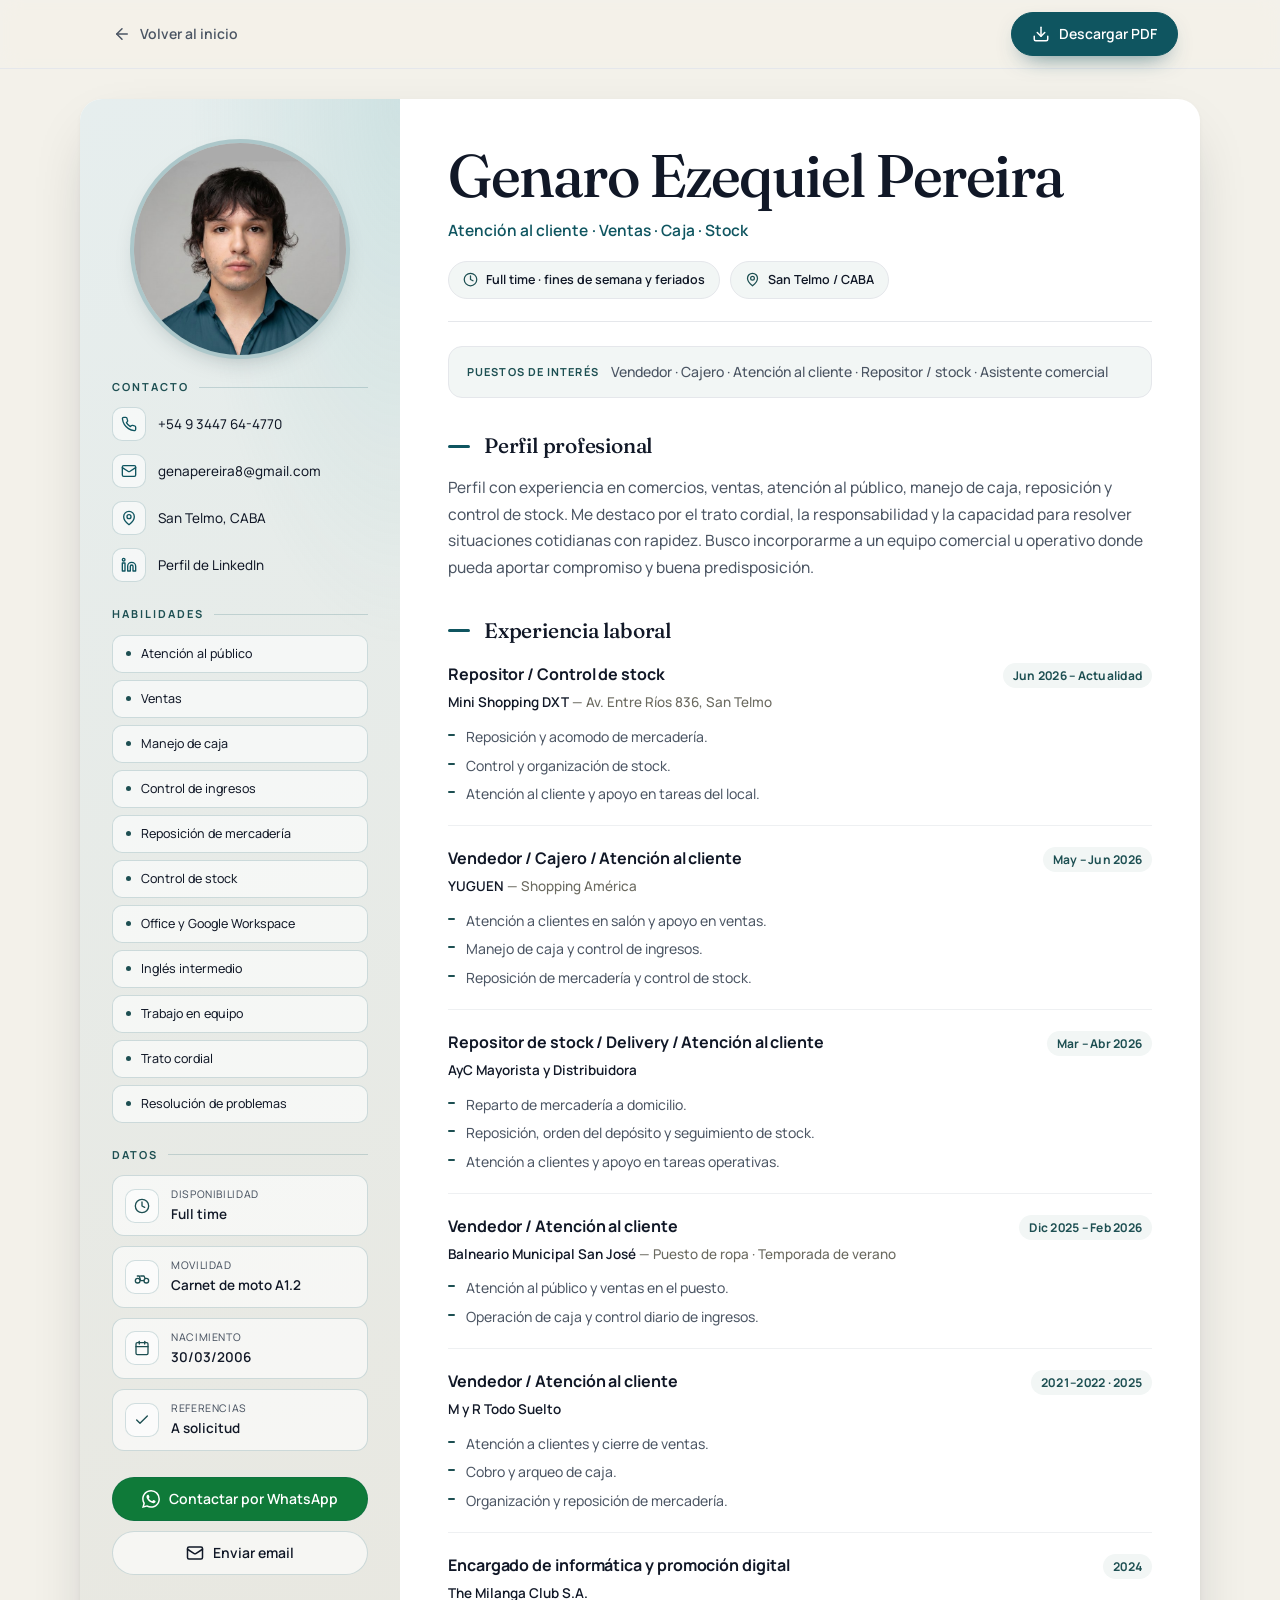
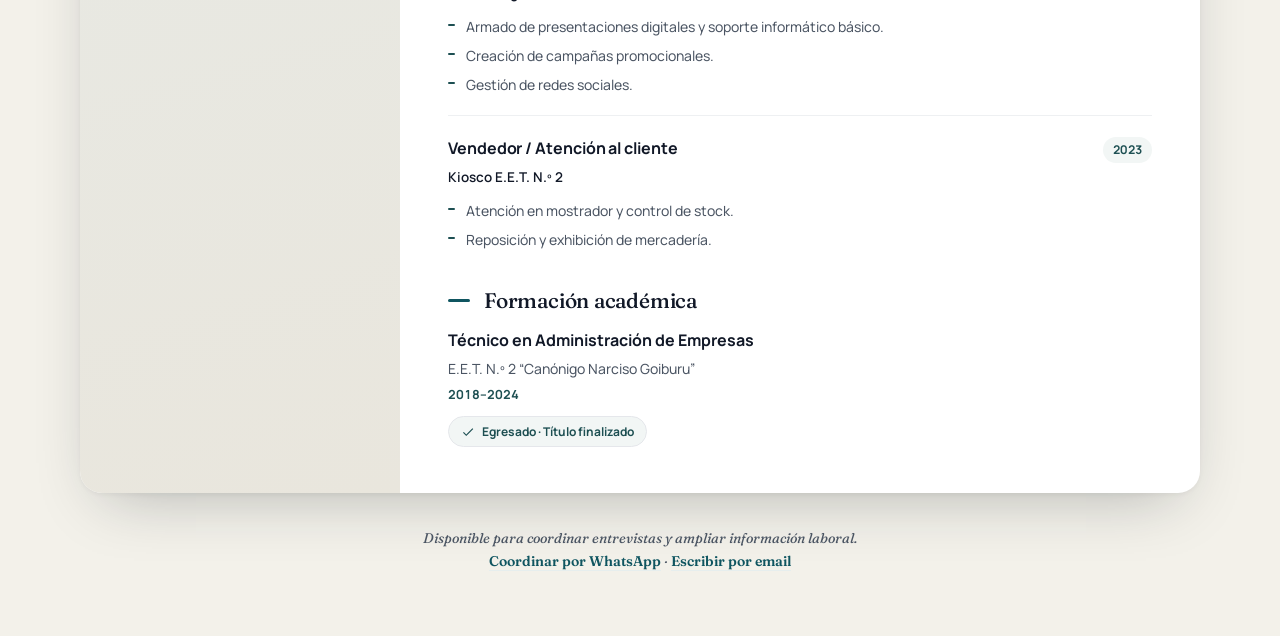
<file: comercio.html>
<!DOCTYPE html>
<html lang="es">
<head>
  <meta charset="UTF-8" />
  <meta name="viewport" content="width=device-width, initial-scale=1.0" />
  <title>CV Comercio y Atención al Cliente — Genaro Ezequiel Pereira</title>
  <meta name="description" content="CV de Genaro Ezequiel Pereira para comercio y atención al cliente: ventas, caja, reposición y control de stock." />
  <meta name="theme-color" content="#F3F1EA" />
  <link rel="icon" href="favicon.svg" type="image/svg+xml" />
  <link rel="preconnect" href="https://fonts.googleapis.com" />
  <link rel="preconnect" href="https://fonts.gstatic.com" crossorigin />
  <link href="https://fonts.googleapis.com/css2?family=Fraunces:ital,opsz,wght@0,9..144,400;0,9..144,500;0,9..144,600;1,9..144,400;1,9..144,500&family=Manrope:wght@400;450;500;600;700&display=swap" rel="stylesheet" />
  <link rel="stylesheet" href="styles.css" />
</head>
<body>
  <a class="skip-link" href="#contenido">Saltar al contenido</a>

  <header class="topbar no-print">
    <div class="topbar__inner">
      <a class="btn btn--ghost" href="index.html">
        <svg aria-hidden="true" viewBox="0 0 24 24" fill="none" stroke="currentColor" stroke-width="2" stroke-linecap="round" stroke-linejoin="round"><path d="m12 19-7-7 7-7"/><path d="M19 12H5"/></svg>
        Volver al inicio
      </a>
      <a class="btn btn--accent" href="cv-genaro-pereira-comercio-atencion-cliente.pdf" download>
        <svg aria-hidden="true" viewBox="0 0 24 24" fill="none" stroke="currentColor" stroke-width="2" stroke-linecap="round" stroke-linejoin="round"><path d="M21 15v4a2 2 0 0 1-2 2H5a2 2 0 0 1-2-2v-4"/><path d="M7 10l5 5 5-5"/><path d="M12 15V3"/></svg>
        Descargar PDF
      </a>
    </div>
  </header>

  <main class="cv container" id="contenido" tabindex="-1">
    <article class="sheet">
      <!-- ===== Barra lateral ===== -->
      <aside class="sheet__side">
        <img class="side__photo" src="genaro-pereira-cv.jpg" alt="Foto de Genaro Ezequiel Pereira" width="220" height="220" fetchpriority="high" />

        <div class="side__block">
          <h2 class="side__title">Contacto</h2>
          <ul class="side__contact">
            <li><span class="ci" aria-hidden="true"><svg viewBox="0 0 24 24" fill="none" stroke="currentColor" stroke-width="2" stroke-linecap="round" stroke-linejoin="round"><path d="M22 16.92v3a2 2 0 0 1-2.18 2 19.79 19.79 0 0 1-8.63-3.07 19.5 19.5 0 0 1-6-6 19.79 19.79 0 0 1-3.07-8.67A2 2 0 0 1 4.11 2h3a2 2 0 0 1 2 1.72c.13.96.36 1.9.7 2.81a2 2 0 0 1-.45 2.11L8.09 9.91a16 16 0 0 0 6 6l1.27-1.27a2 2 0 0 1 2.11-.45c.91.34 1.85.57 2.81.7A2 2 0 0 1 22 16.92Z"/></svg></span><a href="tel:+5493447644770">+54&nbsp;9&nbsp;3447&nbsp;64-4770</a></li>
            <li><span class="ci" aria-hidden="true"><svg viewBox="0 0 24 24" fill="none" stroke="currentColor" stroke-width="2" stroke-linecap="round" stroke-linejoin="round"><rect x="2" y="4" width="20" height="16" rx="2"/><path d="m22 7-8.97 5.7a1.94 1.94 0 0 1-2.06 0L2 7"/></svg></span><a href="mailto:genapereira8@gmail.com">genapereira8@gmail.com</a></li>
            <li><span class="ci" aria-hidden="true"><svg viewBox="0 0 24 24" fill="none" stroke="currentColor" stroke-width="2" stroke-linecap="round" stroke-linejoin="round"><path d="M20 10c0 6-8 12-8 12s-8-6-8-12a8 8 0 0 1 16 0Z"/><circle cx="12" cy="10" r="3"/></svg></span><span>San Telmo, CABA</span></li>
            <li><span class="ci" aria-hidden="true"><svg viewBox="0 0 24 24" fill="none" stroke="currentColor" stroke-width="2" stroke-linecap="round" stroke-linejoin="round"><path d="M16 8a6 6 0 0 1 6 6v7h-4v-7a2 2 0 0 0-4 0v7h-4v-7a6 6 0 0 1 6-6z"/><rect x="2" y="9" width="4" height="12"/><circle cx="4" cy="4" r="2"/></svg></span><a href="https://www.linkedin.com/in/genaro-pereira-988420367" target="_blank" rel="noopener">Perfil de LinkedIn</a></li>
          </ul>
        </div>

        <div class="side__block">
          <h2 class="side__title">Habilidades</h2>
          <ul class="side__skills">
            <li>Atención al público</li>
            <li>Ventas</li>
            <li>Manejo de caja</li>
            <li>Control de ingresos</li>
            <li>Reposición de mercadería</li>
            <li>Control de stock</li>
            <li>Office y Google Workspace</li>
            <li>Inglés intermedio</li>
            <li>Trabajo en equipo</li>
            <li>Trato cordial</li>
            <li>Resolución de problemas</li>
          </ul>
        </div>

        <div class="side__block">
          <h2 class="side__title">Datos</h2>
          <div class="side__facts">
            <div class="side__fact"><span class="ci" aria-hidden="true"><svg viewBox="0 0 24 24" fill="none" stroke="currentColor" stroke-width="2" stroke-linecap="round" stroke-linejoin="round"><circle cx="12" cy="12" r="10"/><path d="M12 6v6l4 2"/></svg></span><div><div class="lbl">Disponibilidad</div><div class="val">Full time</div></div></div>
            <div class="side__fact"><span class="ci" aria-hidden="true"><svg viewBox="0 0 24 24" fill="none" stroke="currentColor" stroke-width="2" stroke-linecap="round" stroke-linejoin="round"><circle cx="5.5" cy="17.5" r="3.5"/><circle cx="18.5" cy="17.5" r="3.5"/><path d="M15 17.5h-5l-2-7H5"/><path d="m10 10.5 5 0 1.5 3.5"/></svg></span><div><div class="lbl">Movilidad</div><div class="val">Carnet de moto A1.2</div></div></div>
            <div class="side__fact"><span class="ci" aria-hidden="true"><svg viewBox="0 0 24 24" fill="none" stroke="currentColor" stroke-width="2" stroke-linecap="round" stroke-linejoin="round"><rect x="3" y="4" width="18" height="18" rx="2"/><path d="M8 2v4"/><path d="M16 2v4"/><path d="M3 10h18"/></svg></span><div><div class="lbl">Nacimiento</div><div class="val">30/03/2006</div></div></div>
            <div class="side__fact"><span class="ci" aria-hidden="true"><svg viewBox="0 0 24 24" fill="none" stroke="currentColor" stroke-width="2" stroke-linecap="round" stroke-linejoin="round"><path d="M20 6 9 17l-5-5"/></svg></span><div><div class="lbl">Referencias</div><div class="val">A solicitud</div></div></div>
          </div>
        </div>

        <div class="side__actions">
          <a class="btn btn--wa btn--block" href="https://wa.me/5493447644770?text=Hola%20Genaro%2C%20vi%20tu%20CV%20y%20quiero%20contactarte" target="_blank" rel="noopener">
            <svg aria-hidden="true" viewBox="0 0 24 24" fill="currentColor"><path d="M17.472 14.382c-.297-.149-1.758-.867-2.03-.967-.273-.099-.471-.148-.67.15-.197.297-.767.966-.94 1.164-.173.199-.347.223-.644.075-.297-.15-1.255-.463-2.39-1.475-.883-.788-1.48-1.761-1.653-2.059-.173-.297-.018-.458.13-.606.134-.133.298-.347.446-.52.149-.174.198-.298.298-.497.099-.198.05-.371-.025-.52-.075-.149-.669-1.612-.916-2.207-.242-.579-.487-.5-.669-.51-.173-.008-.371-.01-.57-.01-.198 0-.52.074-.792.372-.272.297-1.04 1.016-1.04 2.479 0 1.462 1.065 2.875 1.213 3.074.149.198 2.096 3.2 5.077 4.487.709.306 1.262.489 1.694.625.712.227 1.36.195 1.872.118.571-.085 1.758-.719 2.006-1.413.248-.694.248-1.289.173-1.413-.074-.124-.272-.198-.57-.347m-5.421 7.403h-.004a9.87 9.87 0 01-5.031-1.378l-.361-.214-3.741.982.998-3.648-.235-.374a9.86 9.86 0 01-1.51-5.26c.001-5.45 4.436-9.884 9.888-9.884 2.64 0 5.122 1.03 6.988 2.898a9.825 9.825 0 012.893 6.994c-.003 5.45-4.437 9.884-9.885 9.884m8.413-18.297A11.815 11.815 0 0012.05 0C5.495 0 .16 5.335.157 11.892c0 2.096.547 4.142 1.588 5.945L.057 24l6.305-1.654a11.882 11.882 0 005.683 1.448h.005c6.554 0 11.89-5.335 11.893-11.893a11.821 11.821 0 00-3.48-8.413Z"/></svg>
            Contactar por WhatsApp
          </a>
          <a class="btn btn--ghost-light btn--block" href="mailto:genapereira8@gmail.com?subject=Contacto%20por%20CV">
            <svg aria-hidden="true" viewBox="0 0 24 24" fill="none" stroke="currentColor" stroke-width="2" stroke-linecap="round" stroke-linejoin="round"><rect x="2" y="4" width="20" height="16" rx="2"/><path d="m22 7-8.97 5.7a1.94 1.94 0 0 1-2.06 0L2 7"/></svg>
            Enviar email
          </a>
        </div>
      </aside>

      <!-- ===== Columna principal ===== -->
      <div class="sheet__main">
        <header class="cv-head">
          <h1 class="cv-head__name">Genaro Ezequiel Pereira</h1>
          <p class="cv-head__role">Atención al cliente · Ventas · Caja · Stock</p>
          <div class="head-chips">
            <span class="head-chip"><svg aria-hidden="true" viewBox="0 0 24 24" fill="none" stroke="currentColor" stroke-width="2" stroke-linecap="round" stroke-linejoin="round"><circle cx="12" cy="12" r="10"/><path d="M12 6v6l4 2"/></svg>Full time · fines de semana y feriados</span>
            <span class="head-chip"><svg aria-hidden="true" viewBox="0 0 24 24" fill="none" stroke="currentColor" stroke-width="2" stroke-linecap="round" stroke-linejoin="round"><path d="M20 10c0 6-8 12-8 12s-8-6-8-12a8 8 0 0 1 16 0Z"/><circle cx="12" cy="10" r="3"/></svg>San Telmo / CABA</span>
            </div>
        </header>

        <div class="aims">
          <span class="aims__label">Puestos de interés</span>
          <span class="aims__list">Vendedor · Cajero · Atención al cliente · Repositor / stock · Asistente comercial</span>
        </div>

        <section class="block">
          <h2 class="block__title">Perfil profesional</h2>
          <p class="lead">
            Perfil con experiencia en comercios, ventas, atención al público, manejo de caja,
            reposición y control de stock. Me destaco por el trato cordial, la responsabilidad y la
            capacidad para resolver situaciones cotidianas con rapidez. Busco incorporarme a un
            equipo comercial u operativo donde pueda aportar compromiso y buena predisposición.
          </p>
        </section>

        <section class="block">
          <h2 class="block__title">Experiencia laboral</h2>

          <div class="job">
            <div class="job__top"><span class="job__role">Repositor / Control de stock</span><span class="job__date">Jun 2026 – Actualidad</span></div>
            <p class="job__org"><b>Mini Shopping DXT</b> — Av. Entre Ríos 836, San Telmo</p>
            <ul class="job__tasks">
              <li>Reposición y acomodo de mercadería.</li>
              <li>Control y organización de stock.</li>
              <li>Atención al cliente y apoyo en tareas del local.</li>
            </ul>
          </div>

          <div class="job">
            <div class="job__top"><span class="job__role">Vendedor / Cajero / Atención al cliente</span><span class="job__date">May – Jun 2026</span></div>
            <p class="job__org"><b>YUGUEN</b> — Shopping América</p>
            <ul class="job__tasks">
              <li>Atención a clientes en salón y apoyo en ventas.</li>
              <li>Manejo de caja y control de ingresos.</li>
              <li>Reposición de mercadería y control de stock.</li>
            </ul>
          </div>

          <div class="job">
            <div class="job__top"><span class="job__role">Repositor de stock / Delivery / Atención al cliente</span><span class="job__date">Mar – Abr 2026</span></div>
            <p class="job__org"><b>AyC Mayorista y Distribuidora</b></p>
            <ul class="job__tasks">
              <li>Reparto de mercadería a domicilio.</li>
              <li>Reposición, orden del depósito y seguimiento de stock.</li>
              <li>Atención a clientes y apoyo en tareas operativas.</li>
            </ul>
          </div>

          <div class="job">
            <div class="job__top"><span class="job__role">Vendedor / Atención al cliente</span><span class="job__date">Dic 2025 – Feb 2026</span></div>
            <p class="job__org"><b>Balneario Municipal San José</b> — Puesto de ropa · Temporada de verano</p>
            <ul class="job__tasks">
              <li>Atención al público y ventas en el puesto.</li>
              <li>Operación de caja y control diario de ingresos.</li>
            </ul>
          </div>

          <div class="job">
            <div class="job__top"><span class="job__role">Vendedor / Atención al cliente</span><span class="job__date">2021–2022 · 2025</span></div>
            <p class="job__org"><b>M y R Todo Suelto</b></p>
            <ul class="job__tasks">
              <li>Atención a clientes y cierre de ventas.</li>
              <li>Cobro y arqueo de caja.</li>
              <li>Organización y reposición de mercadería.</li>
            </ul>
          </div>

          <div class="job">
            <div class="job__top"><span class="job__role">Encargado de informática y promoción digital</span><span class="job__date">2024</span></div>
            <p class="job__org"><b>The Milanga Club S.A.</b></p>
            <ul class="job__tasks">
              <li>Armado de presentaciones digitales y soporte informático básico.</li>
              <li>Creación de campañas promocionales.</li>
              <li>Gestión de redes sociales.</li>
            </ul>
          </div>

          <div class="job">
            <div class="job__top"><span class="job__role">Vendedor / Atención al cliente</span><span class="job__date">2023</span></div>
            <p class="job__org"><b>Kiosco E.E.T. N.º 2</b></p>
            <ul class="job__tasks">
              <li>Atención en mostrador y control de stock.</li>
              <li>Reposición y exhibición de mercadería.</li>
            </ul>
          </div>
        </section>

        <section class="block">
          <h2 class="block__title">Formación académica</h2>
          <p class="edu__title">Técnico en Administración de Empresas</p>
          <p class="edu__org">E.E.T. N.º 2 “Canónigo Narciso Goiburu”</p>
          <p class="edu__date">2018–2024</p>
          <p class="edu__status">Egresado · Título finalizado</p>
        </section>
      </div>
    </article>

    <p class="cv-foot no-print">
      Disponible para coordinar entrevistas y ampliar información laboral.
      <br>
      <a href="https://wa.me/5493447644770" target="_blank" rel="noopener">Coordinar por WhatsApp</a> ·
      <a href="mailto:genapereira8@gmail.com">Escribir por email</a>
    </p>
  </main>

  <script src="script.js"></script>
</body>
</html>
</file>
<file: styles.css>
/* =================================================================
   CV Genaro Ezequiel Pereira — v3
   Hoja de CV moderna: barra lateral petróleo + columna editorial.
   Fraunces (display) + Manrope (texto). Mobile-first.
   ================================================================= */

:root {
  --paper:      #F3F1EA;   /* fondo claro cálido */
  --paper-2:    #E9E6DD;
  --card:       #FFFFFF;
  --ink:        #111827;
  --ink-soft:   #4B5563;
  --muted:      #6B6A60;
  --line:       #E5E7EB;
  --line-soft:  #EEF0F2;

  --petrol:     #0F5560;
  --petrol-700: #0B3F47;
  --petrol-900: #082E35;
  --teal:       #1D4F52;
  --teal-bright:#6FB3B6;
  --sand:       #D8A45C;   /* acento cálido puntual */
  --tint:       #E6EEEE;
  --tint-2:     #F2F6F5;
  --whatsapp:   #0F7A39;

  /* sobre fondo petróleo */
  --on-dark:        #F4F6F5;
  --on-dark-soft:   #AEC6C9;
  --glass:          rgba(255,255,255,.08);
  --glass-line:     rgba(255,255,255,.16);

  --r:    22px;
  --r-md: 16px;
  --r-sm: 11px;
  --pill: 999px;

  --shadow:    0 2px 4px rgba(20,30,35,.04), 0 24px 60px -24px rgba(20,30,35,.30);
  --shadow-sm: 0 1px 2px rgba(20,30,35,.05), 0 8px 24px -16px rgba(20,30,35,.25);

  --maxw: 1120px;
  --serif: 'Fraunces', Georgia, 'Times New Roman', serif;
  --sans: 'Manrope', -apple-system, BlinkMacSystemFont, 'Segoe UI', Roboto, sans-serif;
}

*, *::before, *::after { box-sizing: border-box; }
html { -webkit-text-size-adjust: 100%; scroll-behavior: smooth; color-scheme: light; }
body {
  margin: 0;
  font-family: var(--sans);
  color: var(--ink);
  background: var(--paper);
  line-height: 1.6;
  font-size: 16px;
  font-weight: 450;
  -webkit-font-smoothing: antialiased;
  text-rendering: optimizeLegibility;
  touch-action: manipulation;
  -webkit-tap-highlight-color: transparent;
}

h1,h2,h3,h4 { margin: 0; line-height: 1.12; font-weight: 600; }
p { margin: 0; }
a { color: inherit; text-decoration: none; }
ul { margin: 0; padding: 0; list-style: none; }
img { max-width: 100%; display: block; }

.container { width: 100%; max-width: var(--maxw); margin-inline: auto; padding-inline: 22px; }

/* Skip link */
.skip-link {
  position: absolute; left: 16px; top: -60px; z-index: 100;
  background: var(--petrol); color: #fff; font-size: 14px; font-weight: 600;
  padding: 10px 16px; border-radius: 0 0 12px 12px; transition: top .2s ease;
}
.skip-link:focus { top: 0; }
a:focus-visible, button:focus-visible { outline: 3px solid var(--petrol); outline-offset: 3px; border-radius: 4px; }
.sheet__side a:focus-visible { outline-color: var(--on-dark); }
#contenido { scroll-margin-top: 80px; }
#contenido:focus { outline: none; }

/* =================================================================
   BOTONES
   ================================================================= */
.btn {
  display: inline-flex; align-items: center; justify-content: center; gap: 9px;
  font-family: var(--sans); font-size: 14px; font-weight: 600; line-height: 1;
  padding: 12px 20px; border-radius: var(--pill);
  border: 1px solid var(--line); background: var(--card); color: var(--ink);
  cursor: pointer; white-space: nowrap;
  transition: transform .14s, box-shadow .2s, background .2s, border-color .2s, color .2s;
}
.btn:hover { box-shadow: var(--shadow-sm); }
.btn:active { transform: translateY(1px); }
.btn svg { width: 18px; height: 18px; }
.btn--ghost { background: transparent; border-color: transparent; color: var(--ink-soft); padding-left: 10px; }
.btn--ghost:hover { background: var(--card); color: var(--ink); border-color: var(--line); }
.btn--accent { background: var(--petrol); border-color: var(--petrol); color: #fff; box-shadow: 0 10px 24px -12px rgba(15,76,92,.8); }
.btn--accent:hover { background: var(--petrol-700); }
.btn--wa { background: var(--whatsapp); border-color: var(--whatsapp); color: #fff; }
.btn--wa:hover { background: #0B5E2C; }
.btn--block { width: 100%; }

/* =================================================================
   LANDING — split: panel petróleo + panel de elección
   ================================================================= */
.hero {
  min-height: 100dvh;
  display: grid;
  grid-template-columns: 1fr;
}

.hero__brand {
  position: relative;
  color: var(--on-dark);
  padding: 56px 32px;
  display: flex; flex-direction: column; justify-content: center;
  overflow: hidden;
  background:
    radial-gradient(120% 80% at 85% 10%, rgba(91,163,166,.30) 0%, transparent 50%),
    radial-gradient(90% 70% at 0% 100%, rgba(6,43,53,.65) 0%, transparent 55%),
    linear-gradient(155deg, var(--petrol) 0%, var(--petrol-900) 100%);
}
.hero__brand::after { /* grano sutil */
  content: ""; position: absolute; inset: 0; pointer-events: none; opacity: .05;
  background-image: url("data:image/svg+xml,%3Csvg xmlns='http://www.w3.org/2000/svg' width='160' height='160'%3E%3Cfilter id='n'%3E%3CfeTurbulence type='fractalNoise' baseFrequency='0.85' numOctaves='2'/%3E%3C/filter%3E%3Crect width='100%25' height='100%25' filter='url(%23n)'/%3E%3C/svg%3E");
}
.hero__brand > * { position: relative; z-index: 1; }

.monogram {
  width: 64px; height: 64px; display: grid; place-items: center;
  border-radius: 18px;
  background: var(--glass); border: 1px solid var(--glass-line);
  backdrop-filter: blur(6px);
  font-family: var(--serif); font-weight: 600; font-size: 25px; color: #fff;
  margin-bottom: 30px;
}
.hero__kicker {
  font-size: 12px; font-weight: 600; letter-spacing: .24em; text-transform: uppercase;
  color: var(--teal-bright); margin-bottom: 18px;
}
.hero__name {
  font-family: var(--serif); font-weight: 400;
  font-size: clamp(38px, 6.4vw, 60px); line-height: 1.0; letter-spacing: -0.02em;
  color: #fff; text-wrap: balance; margin-bottom: 22px;
}
.hero__name em { font-style: italic; color: var(--teal-bright); }
.hero__role { font-size: 16px; color: var(--on-dark); font-weight: 500; }
.hero__role b { color: #fff; font-weight: 700; }
.hero__meta {
  display: flex; flex-wrap: wrap; gap: 8px 18px; margin-top: 14px;
  color: var(--on-dark-soft); font-size: 14px;
}
.hero__meta span { display: inline-flex; align-items: center; gap: 7px; }
.hero__meta svg { width: 16px; height: 16px; color: var(--teal-bright); }
.hero__wa {
  display: inline-flex; align-items: center; gap: 9px; align-self: flex-start;
  margin-top: 32px; padding: 12px 20px; border-radius: var(--pill);
  background: var(--glass); border: 1px solid var(--glass-line); color: #fff;
  font-size: 14px; font-weight: 600;
  transition: background .2s, border-color .2s;
}
.hero__wa:hover { background: rgba(255,255,255,.16); border-color: rgba(255,255,255,.3); }
.hero__wa svg { width: 19px; height: 19px; }
.hero__foot { margin-top: auto; padding-top: 40px; font-size: 12px; letter-spacing: .16em; text-transform: uppercase; color: var(--on-dark-soft); }

.hero__pick {
  padding: 56px 32px;
  display: flex; flex-direction: column; justify-content: center;
}
.pick__kicker { font-size: 12px; font-weight: 700; letter-spacing: .16em; text-transform: uppercase; color: var(--teal); margin-bottom: 12px; }
.pick__lead { color: var(--ink-soft); font-size: 16px; line-height: 1.6; max-width: 42ch; margin-bottom: 28px; }
.pick__list { display: grid; gap: 16px; }

.choice {
  position: relative; display: flex; align-items: center; gap: 20px;
  padding: 24px; background: var(--card); border: 1px solid var(--line);
  border-radius: var(--r-md); box-shadow: var(--shadow-sm); overflow: hidden;
  transition: transform .25s cubic-bezier(.2,.7,.2,1), box-shadow .25s, border-color .25s;
}
.choice::before {
  content: ""; position: absolute; left: 0; top: 0; bottom: 0; width: 4px;
  background: var(--petrol); transform: scaleY(0); transform-origin: top;
  transition: transform .3s cubic-bezier(.2,.7,.2,1);
}
.choice:hover { transform: translateY(-3px); box-shadow: var(--shadow); border-color: var(--petrol); }
.choice:hover::before { transform: scaleY(1); }
.choice:hover .choice__arrow { color: var(--petrol); transform: translateX(4px); }
.choice__icon {
  flex: none; width: 52px; height: 52px; display: grid; place-items: center;
  border-radius: 14px; background: var(--tint); color: var(--petrol);
}
.choice__icon svg { width: 26px; height: 26px; }
.choice__body { flex: 1; min-width: 0; }
.choice__title { font-family: var(--serif); font-weight: 500; font-size: 20px; letter-spacing: -0.01em; color: var(--ink); }
.choice__sub { font-size: 13.5px; color: var(--ink-soft); margin-top: 4px; }
.choice__arrow { flex: none; color: var(--teal); transition: color .3s, transform .3s; }

.pick__ats { margin-top: 24px; font-size: 13.5px; color: var(--ink-soft); line-height: 1.65; }
.pick__ats-label { display: block; font-size: 11px; font-weight: 700; letter-spacing: .14em; text-transform: uppercase; color: var(--teal); margin-bottom: 5px; }
.pick__ats a { color: var(--petrol); font-weight: 600; border-bottom: 1.5px solid var(--tint); }
.pick__ats a:hover { border-color: var(--petrol); }

@media (min-width: 880px) {
  .hero { grid-template-columns: 1fr 1.05fr; }
  .hero__brand { padding: 64px clamp(40px, 5vw, 76px); }
  .hero__pick { padding: 64px clamp(40px, 5vw, 76px); }
}

/* =================================================================
   TOPBAR (CV)
   ================================================================= */
.topbar {
  position: sticky; top: 0; z-index: 50;
  background: color-mix(in srgb, var(--paper) 84%, transparent);
  backdrop-filter: saturate(160%) blur(10px);
  border-bottom: 1px solid var(--line);
}
.topbar__inner {
  max-width: var(--maxw); margin-inline: auto; padding: 12px 22px;
  display: flex; align-items: center; justify-content: space-between; gap: 12px;
}

/* =================================================================
   HOJA DE CV
   ================================================================= */
.cv { padding: 30px 0 64px; }

.sheet {
  background: var(--card);
  border-radius: var(--r);
  box-shadow: var(--shadow);
  overflow: hidden;
  display: grid;
  grid-template-columns: 1fr;
}

/* ---------- Barra lateral (clara, apta para impresión B/N) ---------- */
.sheet__side {
  position: relative;
  --on-dark: var(--ink);
  --on-dark-soft: var(--ink-soft);
  --teal-bright: var(--teal);
  --glass: rgba(255,255,255,.6);
  --glass-line: rgba(15,85,96,.18);
  color: var(--ink);
  padding: 34px 30px;
  background:
    radial-gradient(120% 50% at 100% 0%, rgba(111,179,182,.20) 0%, transparent 55%),
    linear-gradient(165deg, var(--tint) 0%, var(--paper-2) 100%);
}
.side__photo {
  width: 220px; height: 220px; border-radius: 50%; object-fit: cover; object-position: center 32%;
  margin: 0 auto 22px; display: block;
  border: 4px solid var(--glass-line);
  box-shadow: 0 10px 26px -14px rgba(15,40,45,.35);
  background: #cfe0e1;
}
.side__block { margin-bottom: 26px; }
.side__block:last-of-type { margin-bottom: 0; }
.side__title {
  font-size: 11px; font-weight: 700; letter-spacing: .18em; text-transform: uppercase;
  color: var(--teal-bright); margin-bottom: 14px;
  display: flex; align-items: center; gap: 10px;
}
.side__title::after { content: ""; flex: 1; height: 1px; background: var(--glass-line); }

.side__contact { display: grid; gap: 13px; }
.side__contact li { display: flex; align-items: center; gap: 12px; font-size: 13.5px; color: var(--on-dark); }
.side__contact .ci {
  flex: none; width: 34px; height: 34px; display: grid; place-items: center;
  border-radius: 10px; background: var(--glass); border: 1px solid var(--glass-line); color: var(--petrol);
}
.side__contact .ci svg { width: 16px; height: 16px; }
.side__contact a { word-break: break-word; }
.side__contact a:hover { color: var(--petrol); text-decoration: underline; }

.side__skills { display: grid; gap: 7px; }
.side__skills li {
  display: flex; align-items: center; gap: 10px;
  font-size: 12.5px; color: var(--on-dark);
  background: var(--glass); border: 1px solid var(--glass-line);
  padding: 8px 13px; border-radius: 10px;
}
.side__skills li::before {
  content: ""; flex: none;
  width: 5px; height: 5px; border-radius: 50%;
  background: var(--teal-bright);
}

.side__facts { display: grid; gap: 10px; }
.side__fact {
  display: flex; gap: 12px; align-items: center;
  background: var(--glass); border: 1px solid var(--glass-line);
  border-radius: 12px; padding: 10px 12px;
}
.side__fact .ci {
  flex: none; width: 34px; height: 34px; display: grid; place-items: center;
  border-radius: 10px; background: var(--glass); border: 1px solid var(--glass-line); color: var(--teal-bright);
}
.side__fact .ci svg { width: 16px; height: 16px; }
.side__fact .lbl { font-size: 10.5px; letter-spacing: .06em; text-transform: uppercase; color: var(--on-dark-soft); }
.side__fact .val { font-size: 13.5px; font-weight: 600; color: var(--ink); margin-top: 1px; }

.side__actions { display: grid; gap: 10px; margin-top: 26px; }
.side__actions .btn { border-color: var(--glass-line); }
.side__actions .btn--ghost-light {
  background: var(--glass); border: 1px solid var(--glass-line); color: var(--ink);
}
.side__actions .btn--ghost-light:hover { background: #fff; }

/* ---------- Columna principal ---------- */
.sheet__main { padding: 38px 34px; }

.cv-head { padding-bottom: 22px; margin-bottom: 24px; border-bottom: 1px solid var(--line); }
.cv-head__name {
  font-family: var(--serif); font-weight: 500;
  font-size: clamp(40px, 6.2vw, 60px); line-height: 1.02; letter-spacing: -0.025em;
  color: var(--ink); text-wrap: balance;
}
.cv-head__role {
  margin-top: 12px; font-size: 15.5px; font-weight: 600; color: var(--petrol); letter-spacing: .005em;
}

/* Chips de datos clave bajo el rol */
.head-chips { display: flex; flex-wrap: wrap; gap: 9px 10px; margin-top: 18px; }
.head-chip {
  display: inline-flex; align-items: center; gap: 8px;
  font-size: 12.5px; font-weight: 600; color: var(--ink);
  background: var(--tint-2); border: 1px solid var(--line);
  padding: 8px 14px; border-radius: var(--pill);
}
.head-chip svg { width: 15px; height: 15px; color: var(--teal); flex: none; }

/* Puestos de interés */
.aims {
  display: flex; flex-wrap: wrap; align-items: center; gap: 8px 12px;
  margin-bottom: 36px; padding: 14px 18px;
  background: var(--tint-2); border: 1px solid var(--line); border-radius: 14px;
}
.aims__label { font-size: 11px; font-weight: 700; letter-spacing: .1em; text-transform: uppercase; color: var(--teal); }
.aims__list { font-size: 14px; color: var(--ink-soft); font-weight: 500; }

.block { margin-bottom: 38px; }
.block:last-child { margin-bottom: 0; }
.block__title {
  font-family: var(--serif); font-weight: 500; font-size: 21px; letter-spacing: -0.01em;
  color: var(--ink); margin-bottom: 16px;
  display: flex; align-items: center; gap: 14px;
}
.block__title::before {
  content: ""; flex: none; width: 22px; height: 3px; border-radius: 2px; background: var(--petrol);
}

.lead { color: var(--ink-soft); font-size: 15.5px; line-height: 1.72; }

/* Experiencia — sin puntos colgados, jerarquía limpia */
.job { padding: 20px 0; }
.job + .job { border-top: 1px solid var(--line-soft); }
.job:first-of-type { padding-top: 4px; }
.job:last-of-type { padding-bottom: 0; }
.job__top { display: flex; justify-content: space-between; align-items: baseline; gap: 16px; flex-wrap: wrap; }
.job__role { font-size: 16px; font-weight: 700; color: var(--ink); letter-spacing: -0.005em; }
.job__date {
  font-size: 12px; font-weight: 700; color: var(--teal);
  font-variant-numeric: tabular-nums; letter-spacing: .02em; white-space: nowrap;
  background: var(--tint-2); padding: 3px 10px; border-radius: var(--pill);
}
.job__org { font-size: 13.5px; color: var(--muted); font-weight: 500; margin-top: 4px; }
.job__org b { color: var(--ink); font-weight: 600; }
.job__tasks { margin-top: 12px; display: grid; gap: 7px; }
.job__tasks li { position: relative; padding-left: 18px; font-size: 14px; color: var(--ink-soft); line-height: 1.55; }
.job__tasks li::before {
  content: ""; position: absolute; left: 0; top: 8px;
  width: 7px; height: 2px; border-radius: 2px; background: var(--teal);
}

/* Formación */
.edu__title { font-size: 16px; font-weight: 700; color: var(--ink); }
.edu__org { color: var(--ink-soft); font-size: 14px; margin-top: 4px; }
.edu__date { color: var(--teal); font-size: 12.5px; font-weight: 700; margin-top: 5px; font-variant-numeric: tabular-nums; }
.edu__status {
  display: inline-flex; align-items: center; gap: 7px;
  margin-top: 11px; font-size: 12px; font-weight: 700;
  color: var(--teal); background: var(--tint-2);
  border: 1px solid var(--line); padding: 5px 12px; border-radius: var(--pill);
}
.edu__status::before {
  content: ""; flex: none; width: 14px; height: 14px;
  background: var(--teal);
  -webkit-mask: url("data:image/svg+xml,%3Csvg xmlns='http://www.w3.org/2000/svg' viewBox='0 0 24 24'%3E%3Cpath fill='black' d='M9 16.17 4.83 12l-1.42 1.41L9 19 21 7l-1.41-1.41z'/%3E%3C/svg%3E") center/contain no-repeat;
          mask: url("data:image/svg+xml,%3Csvg xmlns='http://www.w3.org/2000/svg' viewBox='0 0 24 24'%3E%3Cpath fill='black' d='M9 16.17 4.83 12l-1.42 1.41L9 19 21 7l-1.41-1.41z'/%3E%3C/svg%3E") center/contain no-repeat;
}
.edu__note { color: var(--muted); margin-top: 12px; font-family: var(--serif); font-style: italic; font-size: 14px; }

.cv-foot { text-align: center; color: var(--ink-soft); font-size: 14px; margin-top: 34px; font-family: var(--serif); font-style: italic; }
.cv-foot a { color: var(--petrol); font-weight: 600; font-style: normal; border-bottom: 1.5px solid var(--tint); }
.cv-foot a:hover { border-color: var(--petrol); }

/* ---------- Desktop: dos columnas de la hoja ---------- */
@media (min-width: 820px) {
  .sheet { grid-template-columns: 320px 1fr; }
  .sheet__side { padding: 40px 32px; }
  .sheet__main { padding: 46px 48px; }
  .cv-aside-sticky { position: sticky; top: 0; }
}

@media (max-width: 600px) {
  .container { padding-inline: 14px; }
  .sheet__side { padding: 32px 24px; }
  .sheet__main { padding: 30px 24px; }
}

/* =================================================================
   MOVIMIENTO REDUCIDO
   ================================================================= */
@media (prefers-reduced-motion: reduce) {
  html { scroll-behavior: auto; }
  *, *::before, *::after { animation-duration: .001ms !important; transition-duration: .001ms !important; }
  .choice:hover { transform: none; }
}

/* =================================================================
   IMPRESIÓN / PDF — misma identidad visual que el HTML
   (barra lateral petróleo, dos columnas, botones con enlaces
   clicleables). Compacto para entrar en una hoja A4.
   ================================================================= */
@media print {
  @page { size: A4; margin: 0; }
  html, body { background: #fff; }
  body {
    font-size: 10px; line-height: 1.36;
    -webkit-print-color-adjust: exact; print-color-adjust: exact;
  }
  body::before { display: none; }
  .topbar, .cv-foot, .skip-link { display: none !important; }
  .cv { padding: 0; }
  .container { max-width: none; padding: 0; margin: 0; }

  .sheet {
    box-shadow: none; border-radius: 0; gap: 0;
    grid-template-columns: 67mm 1fr;
    min-height: 297mm;
    align-items: stretch;
  }

  /* ----- Barra lateral (conserva el fondo petróleo) ----- */
  .sheet__side { padding: 11mm 7mm; }
  .side__photo { width: 45mm; height: 45mm; margin-bottom: 5mm; border-width: 3px; box-shadow: none; }
  .side__block { margin-bottom: 5.5mm; }
  .side__title { font-size: 9px; margin-bottom: 8px; letter-spacing: .14em; }
  .side__contact { gap: 7px; }
  .side__contact li { font-size: 9px; gap: 8px; }
  .side__contact .ci { width: 23px; height: 23px; border-radius: 7px; }
  .side__contact .ci svg { width: 12px; height: 12px; }
  .side__skills { gap: 5px; }
  .side__skills li { font-size: 9px; padding: 4px 9px; gap: 8px; }
  .side__skills li::before { width: 4px; height: 4px; }
  .side__facts { gap: 6px; }
  .side__fact { padding: 6px 9px; }
  .side__fact .ci { width: 23px; height: 23px; }
  .side__fact .ci svg { width: 12px; height: 12px; }
  .side__fact .lbl { font-size: 8px; }
  .side__fact .val { font-size: 9.5px; }
  .side__actions { display: grid; gap: 6px; margin-top: 5.5mm; }
  .side__actions .btn { font-size: 9px; padding: 8px 12px; }
  .side__actions .btn svg { width: 13px; height: 13px; }

  /* ----- Columna principal (compacto, 7 empleos en 1 página) ----- */
  .sheet__main { padding: 9mm 10mm; }
  .cv-head { padding-bottom: 5px; margin-bottom: 5px; }
  .cv-head__name { font-size: 29px; }
  .cv-head__role { font-size: 11.5px; margin-top: 4px; }
  /* Una sola linea, siempre. Si envolviera, el encabezado creceria y el CV
     se iria a una segunda carilla. */
  .head-chips { gap: 5px; margin-top: 7px; flex-wrap: nowrap; }
  .head-chip { font-size: 9px; padding: 4px 10px; gap: 5px; white-space: nowrap; }
  .head-chip svg { width: 11px; height: 11px; }
  .aims { padding: 6px 12px; margin-bottom: 10px; gap: 3px 9px; }
  .aims__label { font-size: 8.5px; }
  .aims__list { font-size: 10px; }
  .block { margin-bottom: 6px; }
  .block:first-of-type { margin-bottom: 10px; }
  .block__title { font-size: 13px; margin-bottom: 5px; }
  .block__title::before { width: 18px; height: 2.5px; }
  .lead { font-size: 10px; line-height: 1.4; }
  .job { padding: 4.5px 0; break-inside: avoid; }
  .job:first-of-type { padding-top: 1px; }
  .job__role { font-size: 11px; }
  .job__org { font-size: 9.5px; margin-top: 1px; }
  .job__date { font-size: 9.5px; padding: 2px 8px; }
  .job__tasks { margin-top: 3px; gap: 1.5px; }
  .job__tasks li { font-size: 10px; padding-left: 12px; line-height: 1.38; }
  .job__tasks li::before { top: 6.5px; }
  .edu__status { font-size: 10px; margin-top: 6px; }
}
</file>
<file: ats.css>
/* =================================================================
   Versión ATS — una columna, texto plano, máxima compatibilidad
   con lectores automáticos de portales de empleo.
   ================================================================= */
:root {
  --ink:    #111827;
  --soft:   #374151;
  --muted:  #6B7280;
  --line:   #D1D5DB;
  --line-2: #E5E7EB;
  --accent: #0F5560;
}

* { box-sizing: border-box; }
html { color-scheme: light; }
body {
  margin: 0;
  font-family: 'Manrope', Arial, Helvetica, sans-serif;
  color: var(--ink);
  background: #fff;
  line-height: 1.5;
  font-size: 15px;
  -webkit-font-smoothing: antialiased;
}
a { color: var(--accent); text-decoration: none; }
a:hover { text-decoration: underline; }
ul { margin: 0; padding: 0; list-style: none; }

.skip-link {
  position: absolute; left: 14px; top: -56px; z-index: 100;
  background: var(--accent); color: #fff; font-weight: 600; font-size: 14px;
  padding: 10px 14px; border-radius: 0 0 10px 10px; transition: top .2s;
}
.skip-link:focus { top: 0; }
a:focus-visible, button:focus-visible { outline: 3px solid var(--accent); outline-offset: 2px; }

/* ---------- Barra superior ---------- */
.ats-topbar {
  position: sticky; top: 0; z-index: 50;
  background: #fff; border-bottom: 1px solid var(--line-2);
}
.ats-topbar__in {
  max-width: 780px; margin: 0 auto; padding: 12px 28px;
  display: flex; align-items: center; justify-content: space-between; gap: 12px;
}
.ats-btn {
  display: inline-flex; align-items: center; gap: 8px;
  font-family: inherit; font-size: 14px; font-weight: 600; line-height: 1;
  padding: 11px 17px; border-radius: 9px;
  border: 1px solid var(--line); background: #fff; color: var(--ink);
  cursor: pointer; text-decoration: none; white-space: nowrap;
}
.ats-btn:hover { background: #F9FAFB; text-decoration: none; }
.ats-btn svg { width: 18px; height: 18px; }
.ats-btn--ghost { border-color: transparent; color: var(--soft); padding-left: 8px; }
.ats-btn--ghost:hover { color: var(--ink); }
.ats-btn--accent { background: var(--accent); border-color: var(--accent); color: #fff; }
.ats-btn--accent:hover { background: #0B3F47; }

/* ---------- Documento ---------- */
.ats { max-width: 780px; margin: 0 auto; padding: 34px 28px 70px; }

.ats-name { font-size: 30px; font-weight: 800; letter-spacing: -0.01em; margin: 0; }
.ats-role { font-size: 15px; font-weight: 700; color: var(--accent); margin: 6px 0 0; }
.ats-contact { margin: 12px 0 0; font-size: 13.5px; color: var(--soft); line-height: 1.7; }
.ats-contact span:not(:last-child)::after { content: " · "; color: var(--muted); }

.ats-rule { height: 2px; background: var(--accent); border: 0; margin: 18px 0 0; width: 56px; }

.ats-section { margin-top: 26px; }
.ats-section h2 {
  font-size: 12.5px; font-weight: 800; text-transform: uppercase; letter-spacing: .09em;
  color: var(--accent); margin: 0 0 12px;
  padding-bottom: 6px; border-bottom: 1.5px solid var(--line);
}
.ats-p { margin: 0; color: var(--soft); font-size: 14.5px; line-height: 1.6; }

.ats-job { margin-bottom: 15px; }
.ats-job:last-child { margin-bottom: 0; }
.ats-job__h {
  display: flex; justify-content: space-between; align-items: baseline; gap: 14px;
  flex-wrap: wrap;
}
.ats-job__role { font-weight: 700; font-size: 15px; color: var(--ink); }
.ats-job__date { font-weight: 600; font-size: 13px; color: var(--muted); white-space: nowrap; font-variant-numeric: tabular-nums; }
.ats-job__org { font-size: 13.5px; color: var(--soft); margin: 1px 0 0; }
.ats-job ul { margin: 7px 0 0; padding-left: 18px; list-style: disc; }
.ats-job li { font-size: 14px; color: var(--soft); margin-bottom: 3px; line-height: 1.45; }

.ats-edu__title { font-weight: 700; font-size: 15px; }
.ats-edu__org { color: var(--soft); font-size: 14px; margin-top: 2px; }
.ats-edu__date { color: var(--muted); font-size: 13px; margin-top: 2px; }
.ats-edu__status { font-weight: 700; color: var(--accent); font-size: 13.5px; margin-top: 4px; }

.ats-list { font-size: 14.5px; color: var(--soft); line-height: 1.7; }
.ats-list span:not(:last-child)::after { content: " · "; color: var(--muted); }

.ats-data { display: grid; gap: 4px; font-size: 14.5px; color: var(--soft); }
.ats-data b { color: var(--ink); font-weight: 700; }

/* ---------- Impresión / PDF ATS (A4, sobrio, 1 columna) ---------- */
@media print {
  @page { size: A4; margin: 8mm 14mm; }
  .ats-topbar, .skip-link { display: none !important; }
  body { font-size: 11px; }
  .ats { max-width: none; margin: 0; padding: 0; }
  .ats-name { font-size: 20px; }
  .ats-role { font-size: 11px; margin-top: 3px; }
  .ats-contact { font-size: 9.5px; margin-top: 6px; }
  .ats-rule { margin-top: 7px; }
  .ats-section { margin-top: 7px; }
  .ats-section h2 { font-size: 10px; margin-bottom: 5px; padding-bottom: 3px; }
  .ats-p { font-size: 10px; line-height: 1.38; }
  .ats-job { margin-bottom: 4px; break-inside: avoid; }
  .ats-job__role { font-size: 10.5px; }
  .ats-job__date { font-size: 9.5px; }
  .ats-job__org { font-size: 9.5px; }
  .ats-job ul { margin-top: 2px; }
  .ats-job li { font-size: 9.5px; margin-bottom: 0.5px; line-height: 1.3; }
  .ats-edu__title { font-size: 10.5px; }
  .ats-edu__org, .ats-edu__date, .ats-edu__status { margin-top: 1.5px; }
  .ats-list { font-size: 10px; line-height: 1.42; }
  .ats-data { font-size: 10px; gap: 1.5px; }
  a { color: var(--ink); }
}
</file>
